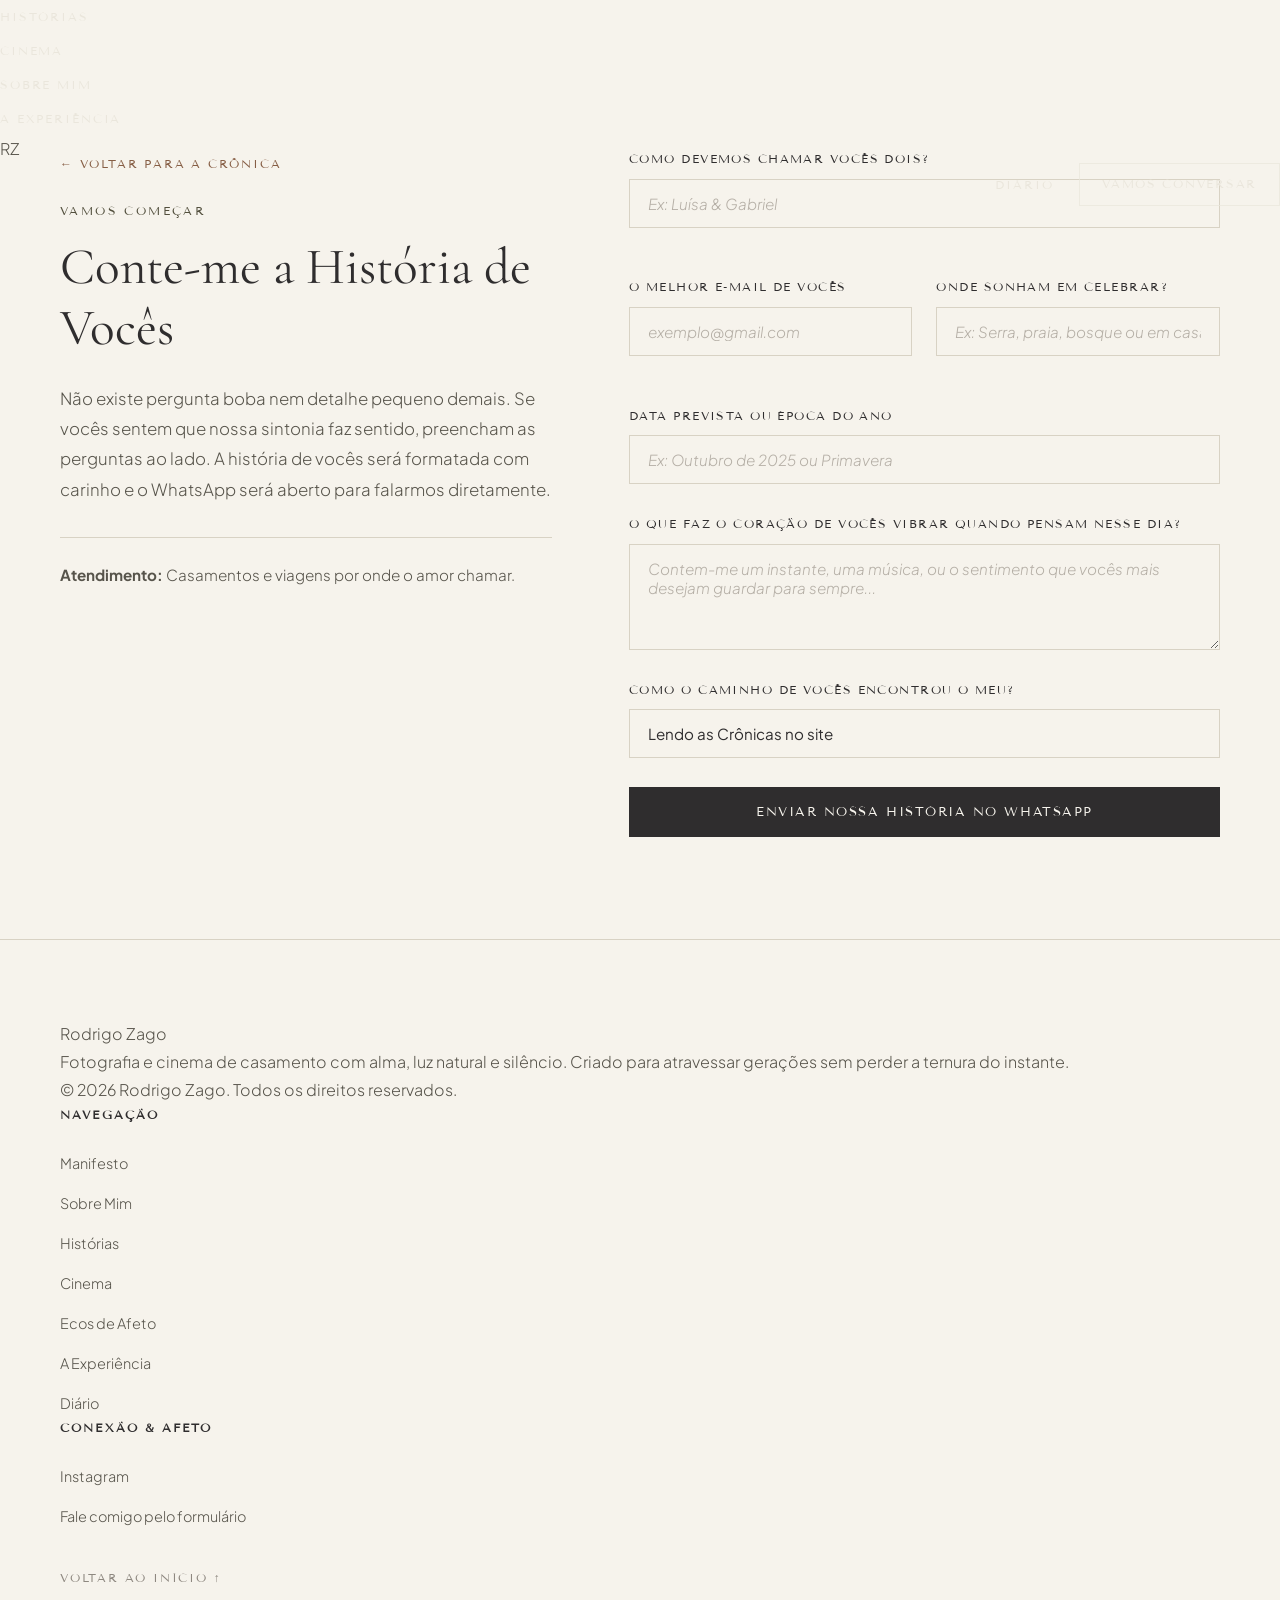
<file: contato.html>
<!DOCTYPE html>
<html lang="pt-BR">
<head>
  <meta charset="UTF-8">
  <meta name="viewport" content="width=device-width, initial-scale=1.0">
  <title>Conte-me a História de Vocês — Rodrigo Zago Fotografia & Filme</title>
  <meta name="description" content="Inicie a conversa sobre a fotografia e o filme do casamento de vocês com Rodrigo Zago. Envie os detalhes e fale diretamente pelo WhatsApp.">

  <!-- Google Fonts -->
  <link rel="preconnect" href="https://fonts.googleapis.com">
  <link rel="preconnect" href="https://fonts.gstatic.com" crossorigin>
  <link href="https://fonts.googleapis.com/css2?family=Cormorant+Garamond:ital,wght@0,300;0,400;0,500;0,600;1,400&family=Plus+Jakarta+Sans:wght@200;300;400;500;600&family=Tenor+Sans&display=swap" rel="stylesheet">

  <!-- Estilos Globais -->
  <link rel="stylesheet" href="style.css">
</head>
<body class="contact-standalone-page">

  <!-- HEADER NAVEGAÇÃO -->
  <header class="site-header" id="siteHeader">
    <div class="header-container">
      <nav class="nav-desktop-left" aria-label="Navegação principal">
        <ul class="nav-links">
          <li><a href="index.html#historias" class="nav-link">Histórias</a></li>
          <li><a href="index.html#cinema" class="nav-link">Cinema</a></li>
          <li><a href="index.html#sobre" class="nav-link">Sobre Mim</a></li>
          <li><a href="index.html#experiencia" class="nav-link">A Experiência</a></li>
        </ul>
      </nav>

      <div class="brand-monogram">
        <a href="index.html" class="logo-link" aria-label="Rodrigo Zago — Ir para a página inicial">
          <div class="monogram-circle">
            <span class="monogram-text">RZ</span>
          </div>
        </a>
      </div>

      <div class="nav-action-group">
        <a href="index.html#diario" class="nav-link desktop-only">Diário</a>
        <a href="contato.html" class="btn btn-primary-sm">Vamos Conversar</a>
        <button class="mobile-toggle" id="mobileToggle" aria-expanded="false" aria-controls="mobileMenu" aria-label="Abrir menu de navegação">
          <span class="hamburger-line"></span>
          <span class="hamburger-line"></span>
        </button>
      </div>
    </div>

    <!-- Menu Mobile Drawer -->
    <div class="mobile-drawer" id="mobileMenu" aria-hidden="true">
      <div class="drawer-content">
        <ul class="mobile-nav-list">
          <li><a href="index.html#manifesto" class="mobile-nav-link">Manifesto</a></li>
          <li><a href="index.html#sobre" class="mobile-nav-link">Sobre Mim</a></li>
          <li><a href="index.html#historias" class="mobile-nav-link">Histórias & Galeria</a></li>
          <li><a href="index.html#cinema" class="mobile-nav-link">Cinema & Filmes</a></li>
          <li><a href="index.html#depoimentos" class="mobile-nav-link">Ecos de Afeto</a></li>
          <li><a href="index.html#experiencia" class="mobile-nav-link">A Experiência</a></li>
          <li><a href="index.html#diario" class="mobile-nav-link">Diário & Crônicas</a></li>
          <li><a href="contato.html" class="mobile-nav-link highlight">Iniciar Nossa Conversa</a></li>
        </ul>
        <div class="mobile-drawer-footer">
          <p class="drawer-note">Disponível em todo o Brasil & Destinos Internacionais</p>
          <div class="drawer-socials">
            <a href="https://instagram.com" target="_blank" rel="noopener">Instagram</a>
          </div>
        </div>
      </div>
    </div>
  </header>

  <!-- SEÇÃO DE FORMULÁRIO DE CONTATO (INTEGRAÇÃO WHATSAPP) -->
  <main class="contact-page-main" style="padding-top: calc(var(--header-height) + clamp(2.5rem, 5vw, 4.5rem)); padding-bottom: clamp(5rem, 8vw, 8rem);">
    <div class="container contact-container">
      <div class="contact-intro">
        <div style="margin-bottom: 1.5rem;">
          <a href="javascript:history.back()" id="contactBackBtn" style="display: inline-flex; align-items: center; gap: 8px; font-family: var(--font-accent); font-size: 0.75rem; letter-spacing: 0.15em; text-transform: uppercase; color: var(--accent-terracotta);">
            ← Voltar para a crônica
          </a>
        </div>
        <p class="section-tagline">VAMOS COMEÇAR</p>
        <h1 class="section-heading" style="font-size: clamp(2.2rem, 4.5vw, 3.2rem);">Conte-me a História de Vocês</h1>
        <p class="contact-lead">
          Não existe pergunta boba nem detalhe pequeno demais. Se vocês sentem que nossa sintonia faz sentido, preencham as perguntas ao lado. A história de vocês será formatada com carinho e o WhatsApp será aberto para falarmos diretamente.
        </p>
        <div class="contact-direct-info">
          <p><strong>Atendimento:</strong> Casamentos e viagens por onde o amor chamar.</p>
        </div>
      </div>

      <div class="form-wrapper">
        <form class="intimate-form" id="contactForm" novalidate>
          <div class="form-group">
            <label for="names" class="form-label">Como devemos chamar vocês dois?</label>
            <input type="text" id="names" name="names" class="form-input" placeholder="Ex: Luísa & Gabriel" required>
            <span class="field-error" id="namesError" aria-live="polite"></span>
          </div>

          <div class="form-row">
            <div class="form-group">
              <label for="email" class="form-label">O melhor e-mail de vocês</label>
              <input type="email" id="email" name="email" class="form-input" placeholder="exemplo@gmail.com" required>
              <span class="field-error" id="emailError" aria-live="polite"></span>
            </div>
            <div class="form-group">
              <label for="location" class="form-label">Onde sonham em celebrar?</label>
              <input type="text" id="location" name="location" class="form-input" placeholder="Ex: Serra, praia, bosque ou em casa">
            </div>
          </div>

          <div class="form-group">
            <label for="date" class="form-label">Data prevista ou época do ano</label>
            <input type="text" id="date" name="date" class="form-input" placeholder="Ex: Outubro de 2025 ou Primavera">
          </div>

          <div class="form-group">
            <label for="story" class="form-label">O que faz o coração de vocês vibrar quando pensam nesse dia?</label>
            <textarea id="story" name="story" class="form-textarea" rows="4" placeholder="Contem-me um instante, uma música, ou o sentimento que vocês mais desejam guardar para sempre..."></textarea>
          </div>

          <div class="form-group">
            <label for="discovery" class="form-label">Como o caminho de vocês encontrou o meu?</label>
            <select id="discovery" name="discovery" class="form-select">
              <option value="" disabled selected>Selecione uma opção carinhosa...</option>
              <option value="cronicas" selected>Lendo as Crônicas no site</option>
              <option value="instagram">Instagram / Fotos que vi por lá</option>
              <option value="indicacao">Indicação de amigos queridos ou fornecedor</option>
              <option value="pinterest">Pinterest / Inspirações salvas</option>
              <option value="google">Busca no Google</option>
              <option value="outro">Outro acaso bonito</option>
            </select>
          </div>

          <button type="submit" class="btn btn-primary btn-block" id="submitBtn">
            <span class="btn-text">Enviar Nossa História no WhatsApp</span>
            <span class="spinner" aria-hidden="true"></span>
          </button>
        </form>

        <!-- Confirmação Acolhedora -->
        <div class="form-success-card" id="formSuccess" style="display: none;" role="alert">
          <h3 class="success-heading">História encaminhada com afeto!</h3>
          <p class="success-message">
            Sua história foi formatada com carinho e o WhatsApp foi aberto para falar diretamente com o Rodrigo Zago.
          </p>
          <p class="success-message" style="font-size: 0.9rem; margin-bottom: 1.5rem; opacity: 0.85;">
            Caso a conversa não tenha aberto automaticamente, clique no botão abaixo para enviar:
          </p>
          <div>
            <a href="https://wa.me/5561998685870" id="whatsappFallbackBtn" target="_blank" rel="noopener" class="btn btn-primary" style="display: inline-flex; align-items: center; justify-content: center; gap: 0.5rem; text-decoration: none; padding: 0.9rem 2rem;">
              <span>Abrir conversa no WhatsApp</span>
              <span aria-hidden="true">→</span>
            </a>
          </div>
          <p class="success-sign" style="margin-top: 2rem;">— Rodrigo Zago</p>
        </div>
      </div>
    </div>
  </main>

  <!-- RODAPÉ EDITORIAL -->
  <footer class="site-footer">
    <div class="container footer-container">
      <div class="footer-col brand-col">
        <a href="index.html" class="footer-logo">Rodrigo Zago</a>
        <p class="footer-manifesto-mini">
          Fotografia e cinema de casamento com alma, luz natural e silêncio. Criado para atravessar gerações sem perder a ternura do instante.
        </p>
        <p class="footer-copyright">
          © 2026 Rodrigo Zago. Todos os direitos reservados.
        </p>
      </div>

      <div class="footer-col nav-col">
        <h5 class="footer-title">Navegação</h5>
        <ul class="footer-nav">
          <li><a href="index.html#manifesto">Manifesto</a></li>
          <li><a href="index.html#sobre">Sobre Mim</a></li>
          <li><a href="index.html#historias">Histórias</a></li>
          <li><a href="index.html#cinema">Cinema</a></li>
          <li><a href="index.html#depoimentos">Ecos de Afeto</a></li>
          <li><a href="index.html#experiencia">A Experiência</a></li>
          <li><a href="index.html#diario">Diário</a></li>
        </ul>
      </div>

      <div class="footer-col connection-col">
        <h5 class="footer-title">Conexão & Afeto</h5>
        <ul class="footer-nav">
          <li><a href="https://instagram.com" target="_blank" rel="noopener">Instagram</a></li>
          <li><a href="contato.html">Fale comigo pelo formulário</a></li>
        </ul>
        <div class="footer-back-to-top">
          <a href="#siteHeader" class="back-link">Voltar ao início ↑</a>
        </div>
      </div>
    </div>
  </footer>

  <script src="config.js"></script>
  <script src="script.js"></script>
</body>
</html>
</file>
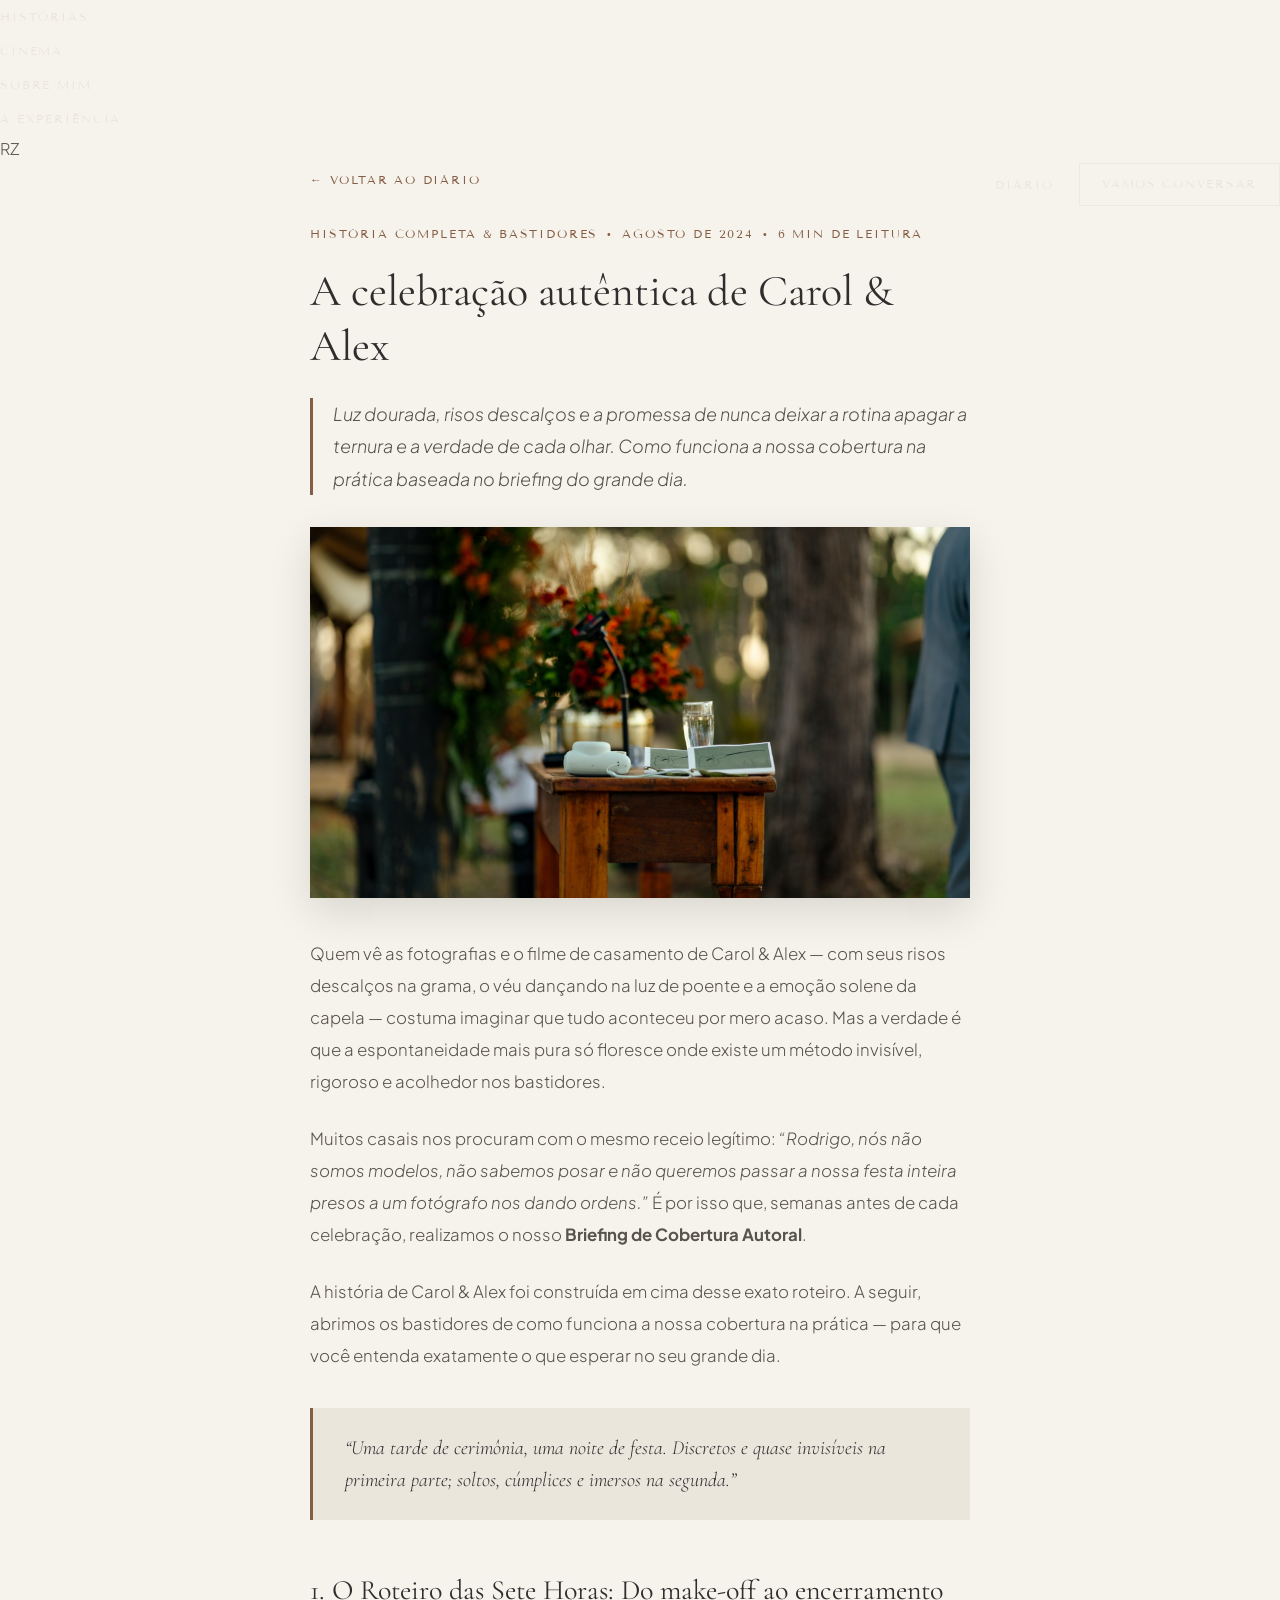
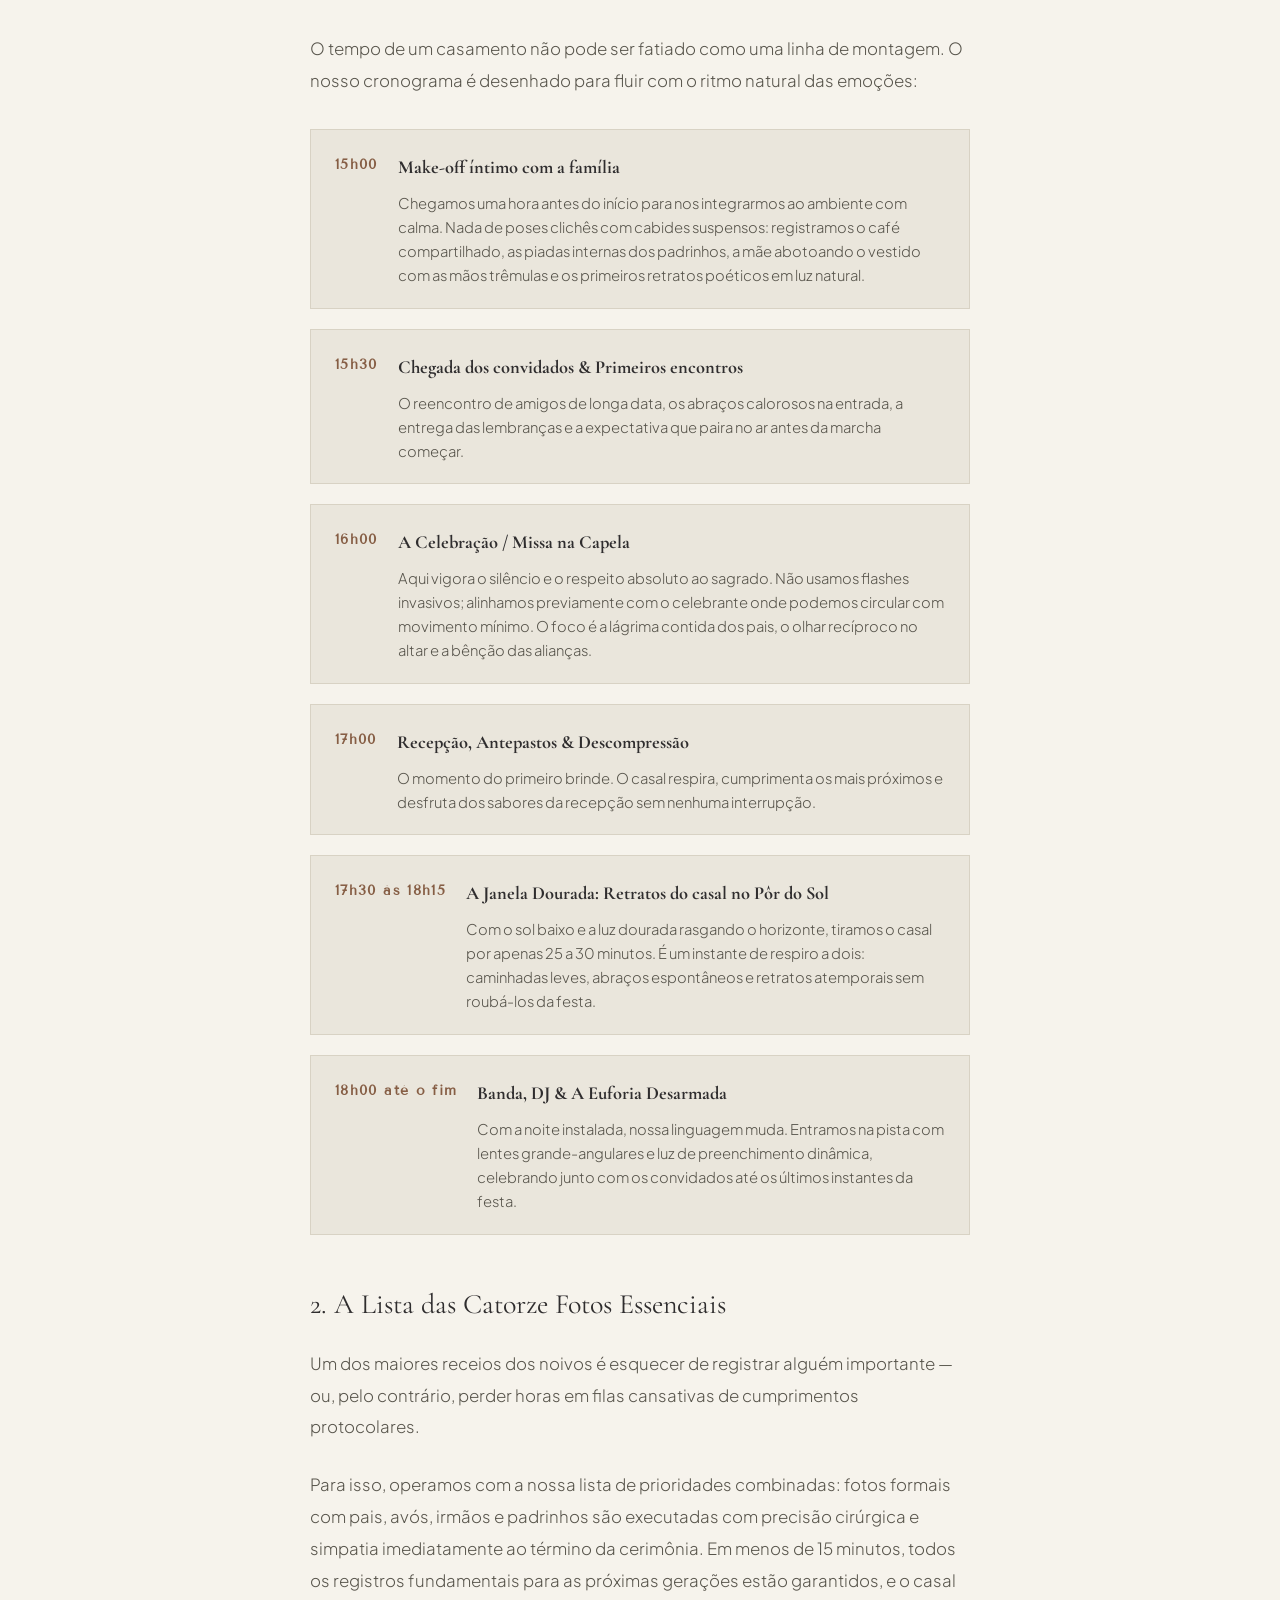
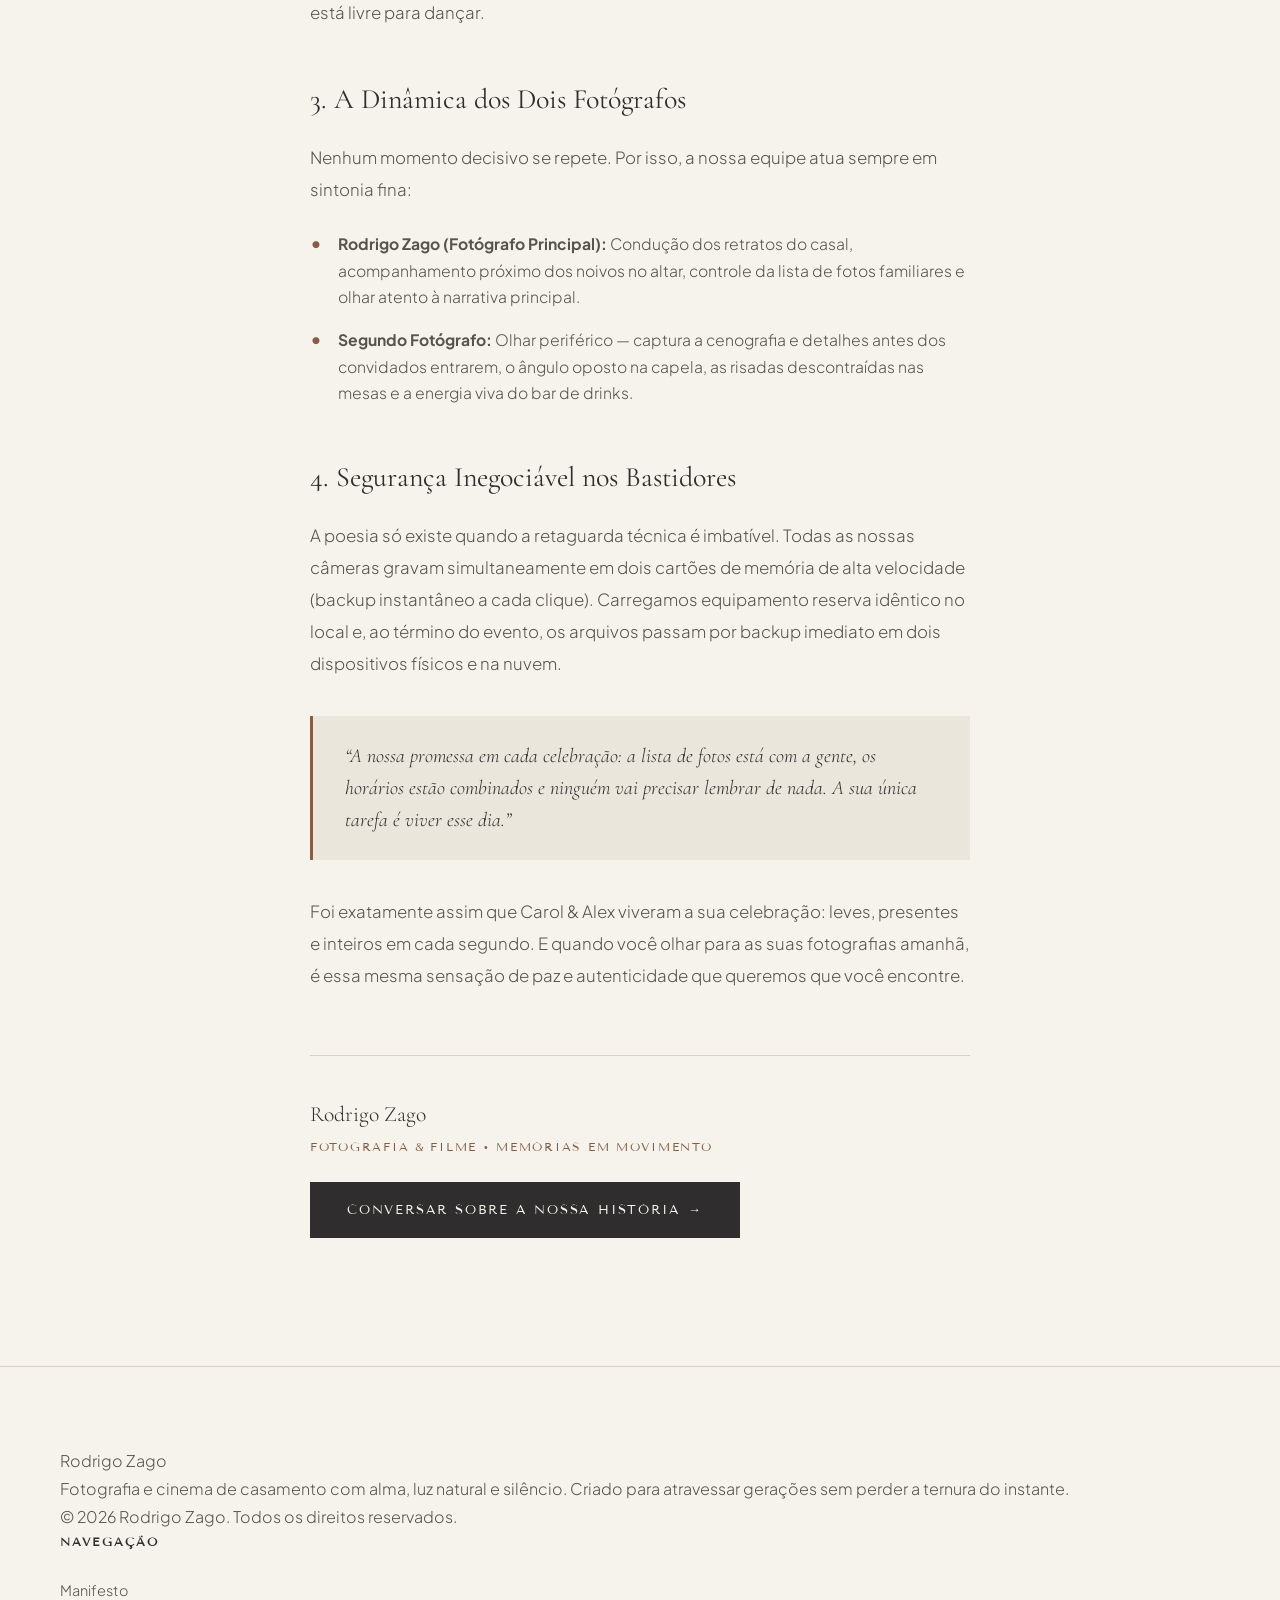
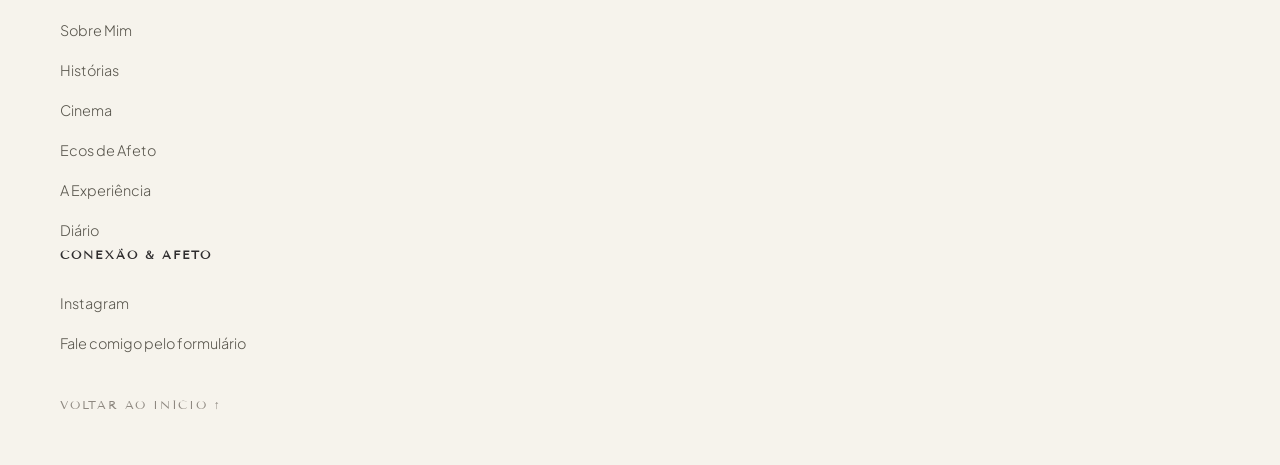
<file: cronica-carol-e-alex.html>
<!DOCTYPE html>
<html lang="pt-BR">
<head>
  <meta charset="UTF-8">
  <meta name="viewport" content="width=device-width, initial-scale=1.0">
  <title>A celebração autêntica de Carol & Alex — Rodrigo Zago Fotografia & Filme</title>
  <meta name="description" content="Luz dourada, risos descalços e a promessa de nunca deixar a rotina apagar a ternura. Bastidores e método da nossa cobertura baseada no briefing do grande dia.">

  <!-- Google Fonts -->
  <link rel="preconnect" href="https://fonts.googleapis.com">
  <link rel="preconnect" href="https://fonts.gstatic.com" crossorigin>
  <link href="https://fonts.googleapis.com/css2?family=Cormorant+Garamond:ital,wght@0,300;0,400;0,500;0,600;1,400&family=Plus+Jakarta+Sans:wght@200;300;400;500;600&family=Tenor+Sans&display=swap" rel="stylesheet">

  <!-- Estilos Globais -->
  <link rel="stylesheet" href="style.css">
</head>
<body class="article-page">

  <!-- HEADER NAVEGAÇÃO -->
  <header class="site-header" id="siteHeader">
    <div class="header-container">
      <nav class="nav-desktop-left" aria-label="Navegação principal">
        <ul class="nav-links">
          <li><a href="index.html#historias" class="nav-link">Histórias</a></li>
          <li><a href="index.html#cinema" class="nav-link">Cinema</a></li>
          <li><a href="index.html#sobre" class="nav-link">Sobre Mim</a></li>
          <li><a href="index.html#experiencia" class="nav-link">A Experiência</a></li>
        </ul>
      </nav>

      <div class="brand-monogram">
        <a href="index.html" class="logo-link" aria-label="Rodrigo Zago — Ir para a página inicial">
          <div class="monogram-circle">
            <span class="monogram-text">RZ</span>
          </div>
        </a>
      </div>

      <div class="nav-action-group">
        <a href="index.html#diario" class="nav-link desktop-only">Diário</a>
        <a href="index.html#contato" class="btn btn-primary-sm">Vamos Conversar</a>
        <button class="mobile-toggle" id="mobileToggle" aria-expanded="false" aria-controls="mobileMenu" aria-label="Abrir menu de navegação">
          <span class="hamburger-line"></span>
          <span class="hamburger-line"></span>
        </button>
      </div>
    </div>

    <!-- Menu Mobile Drawer -->
    <div class="mobile-drawer" id="mobileMenu" aria-hidden="true">
      <div class="drawer-content">
        <ul class="mobile-nav-list">
          <li><a href="index.html#manifesto" class="mobile-nav-link">Manifesto</a></li>
          <li><a href="index.html#sobre" class="mobile-nav-link">Sobre Mim</a></li>
          <li><a href="index.html#historias" class="mobile-nav-link">Histórias & Galeria</a></li>
          <li><a href="index.html#cinema" class="mobile-nav-link">Cinema & Filmes</a></li>
          <li><a href="index.html#depoimentos" class="mobile-nav-link">Ecos de Afeto</a></li>
          <li><a href="index.html#experiencia" class="mobile-nav-link">A Experiência</a></li>
          <li><a href="index.html#diario" class="mobile-nav-link">Diário & Crônicas</a></li>
          <li><a href="index.html#contato" class="mobile-nav-link highlight">Iniciar Nossa Conversa</a></li>
        </ul>
        <div class="mobile-drawer-footer">
          <p class="drawer-note">Disponível em todo o Brasil & Destinos Internacionais</p>
          <div class="drawer-socials">
            <a href="https://instagram.com" target="_blank" rel="noopener">Instagram</a>
          </div>
        </div>
      </div>
    </div>
  </header>

  <main style="padding-top: calc(var(--header-height) + 2rem); padding-bottom: 5rem;">
    <article class="journal-modal-article" style="padding: clamp(1.5rem, 4vw, 3rem) 20px;">
      
      <div style="margin-bottom: 2rem;">
        <a href="index.html#diario" style="display: inline-flex; align-items: center; gap: 8px; font-family: var(--font-accent); font-size: 0.75rem; letter-spacing: 0.15em; text-transform: uppercase; color: var(--accent-terracotta);">
          ← Voltar ao Diário
        </a>
      </div>

      <header class="journal-modal-header">
        <div class="journal-modal-meta">
          <span>História Completa & Bastidores</span>
          <span class="dot-divider">•</span>
          <time datetime="2024-08-20">Agosto de 2024</time>
          <span class="dot-divider">•</span>
          <span>6 min de leitura</span>
        </div>
        <h1 class="journal-modal-title">A celebração autêntica de Carol & Alex</h1>
        <p class="journal-modal-lead">
          Luz dourada, risos descalços e a promessa de nunca deixar a rotina apagar a ternura e a verdade de cada olhar. Como funciona a nossa cobertura na prática baseada no briefing do grande dia.
        </p>
      </header>

      <div class="journal-modal-cover">
        <img src="assets/portfolio/carol-e-alex/carolealex-291.jpg" alt="Carol e Alex abraçados na luz dourada do entardecer">
      </div>

      <div class="journal-modal-body">
        <p class="article-paragraph">
          Quem vê as fotografias e o filme de casamento de Carol & Alex — com seus risos descalços na grama, o véu dançando na luz de poente e a emoção solene da capela — costuma imaginar que tudo aconteceu por mero acaso. Mas a verdade é que a espontaneidade mais pura só floresce onde existe um método invisível, rigoroso e acolhedor nos bastidores.
        </p>

        <p class="article-paragraph">
          Muitos casais nos procuram com o mesmo receio legítimo: <em>“Rodrigo, nós não somos modelos, não sabemos posar e não queremos passar a nossa festa inteira presos a um fotógrafo nos dando ordens.”</em> É por isso que, semanas antes de cada celebração, realizamos o nosso <strong>Briefing de Cobertura Autoral</strong>.
        </p>

        <p class="article-paragraph">
          A história de Carol & Alex foi construída em cima desse exato roteiro. A seguir, abrimos os bastidores de como funciona a nossa cobertura na prática — para que você entenda exatamente o que esperar no seu grande dia.
        </p>

        <blockquote class="article-quote">
          “Uma tarde de cerimônia, uma noite de festa. Discretos e quase invisíveis na primeira parte; soltos, cúmplices e imersos na segunda.”
        </blockquote>

        <h3 class="article-subheading">1. O Roteiro das Sete Horas: Do make-off ao encerramento</h3>

        <p class="article-paragraph">
          O tempo de um casamento não pode ser fatiado como uma linha de montagem. O nosso cronograma é desenhado para fluir com o ritmo natural das emoções:
        </p>

        <div class="article-timeline">
          <div class="timeline-step">
            <div class="step-time">15h00</div>
            <div class="step-content">
              <strong>Make-off íntimo com a família</strong>
              <p>Chegamos uma hora antes do início para nos integrarmos ao ambiente com calma. Nada de poses clichês com cabides suspensos: registramos o café compartilhado, as piadas internas dos padrinhos, a mãe abotoando o vestido com as mãos trêmulas e os primeiros retratos poéticos em luz natural.</p>
            </div>
          </div>

          <div class="timeline-step">
            <div class="step-time">15h30</div>
            <div class="step-content">
              <strong>Chegada dos convidados & Primeiros encontros</strong>
              <p>O reencontro de amigos de longa data, os abraços calorosos na entrada, a entrega das lembranças e a expectativa que paira no ar antes da marcha começar.</p>
            </div>
          </div>

          <div class="timeline-step">
            <div class="step-time">16h00</div>
            <div class="step-content">
              <strong>A Celebração / Missa na Capela</strong>
              <p>Aqui vigora o silêncio e o respeito absoluto ao sagrado. Não usamos flashes invasivos; alinhamos previamente com o celebrante onde podemos circular com movimento mínimo. O foco é a lágrima contida dos pais, o olhar recíproco no altar e a bênção das alianças.</p>
            </div>
          </div>

          <div class="timeline-step">
            <div class="step-time">17h00</div>
            <div class="step-content">
              <strong>Recepção, Antepastos & Descompressão</strong>
              <p>O momento do primeiro brinde. O casal respira, cumprimenta os mais próximos e desfruta dos sabores da recepção sem nenhuma interrupção.</p>
            </div>
          </div>

          <div class="timeline-step">
            <div class="step-time">17h30 às 18h15</div>
            <div class="step-content">
              <strong>A Janela Dourada: Retratos do casal no Pôr do Sol</strong>
              <p>Com o sol baixo e a luz dourada rasgando o horizonte, tiramos o casal por apenas 25 a 30 minutos. É um instante de respiro a dois: caminhadas leves, abraços espontâneos e retratos atemporais sem roubá-los da festa.</p>
            </div>
          </div>

          <div class="timeline-step">
            <div class="step-time">18h00 até o fim</div>
            <div class="step-content">
              <strong>Banda, DJ & A Euforia Desarmada</strong>
              <p>Com a noite instalada, nossa linguagem muda. Entramos na pista com lentes grande-angulares e luz de preenchimento dinâmica, celebrando junto com os convidados até os últimos instantes da festa.</p>
            </div>
          </div>
        </div>

        <h3 class="article-subheading">2. A Lista das Catorze Fotos Essenciais</h3>

        <p class="article-paragraph">
          Um dos maiores receios dos noivos é esquecer de registrar alguém importante — ou, pelo contrário, perder horas em filas cansativas de cumprimentos protocolares. 
        </p>

        <p class="article-paragraph">
          Para isso, operamos com a nossa lista de prioridades combinadas: fotos formais com pais, avós, irmãos e padrinhos são executadas com precisão cirúrgica e simpatia imediatamente ao término da cerimônia. Em menos de 15 minutos, todos os registros fundamentais para as próximas gerações estão garantidos, e o casal está livre para dançar.
        </p>

        <h3 class="article-subheading">3. A Dinâmica dos Dois Fotógrafos</h3>

        <p class="article-paragraph">
          Nenhum momento decisivo se repete. Por isso, a nossa equipe atua sempre em sintonia fina:
        </p>

        <ul class="article-checklist">
          <li><strong>Rodrigo Zago (Fotógrafo Principal):</strong> Condução dos retratos do casal, acompanhamento próximo dos noivos no altar, controle da lista de fotos familiares e olhar atento à narrativa principal.</li>
          <li><strong>Segundo Fotógrafo:</strong> Olhar periférico — captura a cenografia e detalhes antes dos convidados entrarem, o ângulo oposto na capela, as risadas descontraídas nas mesas e a energia viva do bar de drinks.</li>
        </ul>

        <h3 class="article-subheading">4. Segurança Inegociável nos Bastidores</h3>

        <p class="article-paragraph">
          A poesia só existe quando a retaguarda técnica é imbatível. Todas as nossas câmeras gravam simultaneamente em dois cartões de memória de alta velocidade (backup instantâneo a cada clique). Carregamos equipamento reserva idêntico no local e, ao término do evento, os arquivos passam por backup imediato em dois dispositivos físicos e na nuvem.
        </p>

        <blockquote class="article-quote">
          “A nossa promessa em cada celebração: a lista de fotos está com a gente, os horários estão combinados e ninguém vai precisar lembrar de nada. A sua única tarefa é viver esse dia.”
        </blockquote>

        <p class="article-paragraph">
          Foi exatamente assim que Carol & Alex viveram a sua celebração: leves, presentes e inteiros em cada segundo. E quando você olhar para as suas fotografias amanhã, é essa mesma sensação de paz e autenticidade que queremos que você encontre.
        </p>
      </div>

      <footer class="journal-modal-footer" style="margin-top: 4rem;">
        <div class="journal-modal-author">
          <p class="journal-author-name">Rodrigo Zago</p>
          <p class="journal-author-role">Fotografia & Filme • Memórias em Movimento</p>
        </div>
        <a href="contato.html" class="btn btn-primary journal-modal-cta">
          Conversar sobre a nossa história <span aria-hidden="true" style="margin-left: 8px;">→</span>
        </a>
      </footer>

    </article>
  </main>

  <!-- RODAPÉ EDITORIAL -->
  <footer class="site-footer">
    <div class="container footer-container">
      <div class="footer-col brand-col">
        <a href="index.html" class="footer-logo">Rodrigo Zago</a>
        <p class="footer-manifesto-mini">
          Fotografia e cinema de casamento com alma, luz natural e silêncio. Criado para atravessar gerações sem perder a ternura do instante.
        </p>
        <p class="footer-copyright">
          © 2026 Rodrigo Zago. Todos os direitos reservados.
        </p>
      </div>

      <div class="footer-col nav-col">
        <h5 class="footer-title">Navegação</h5>
        <ul class="footer-nav">
          <li><a href="index.html#manifesto">Manifesto</a></li>
          <li><a href="index.html#sobre">Sobre Mim</a></li>
          <li><a href="index.html#historias">Histórias</a></li>
          <li><a href="index.html#cinema">Cinema</a></li>
          <li><a href="index.html#depoimentos">Ecos de Afeto</a></li>
          <li><a href="index.html#experiencia">A Experiência</a></li>
          <li><a href="index.html#diario">Diário</a></li>
        </ul>
      </div>

      <div class="footer-col connection-col">
        <h5 class="footer-title">Conexão & Afeto</h5>
        <ul class="footer-nav">
          <li><a href="https://instagram.com" target="_blank" rel="noopener">Instagram</a></li>
          <li><a href="index.html#contato">Fale comigo pelo formulário</a></li>
        </ul>
        <div class="footer-back-to-top">
          <a href="#siteHeader" class="back-link">Voltar ao início ↑</a>
        </div>
      </div>
    </div>
  </footer>

  <script src="config.js"></script>
  <script src="script.js"></script>
</body>
</html>
</file>
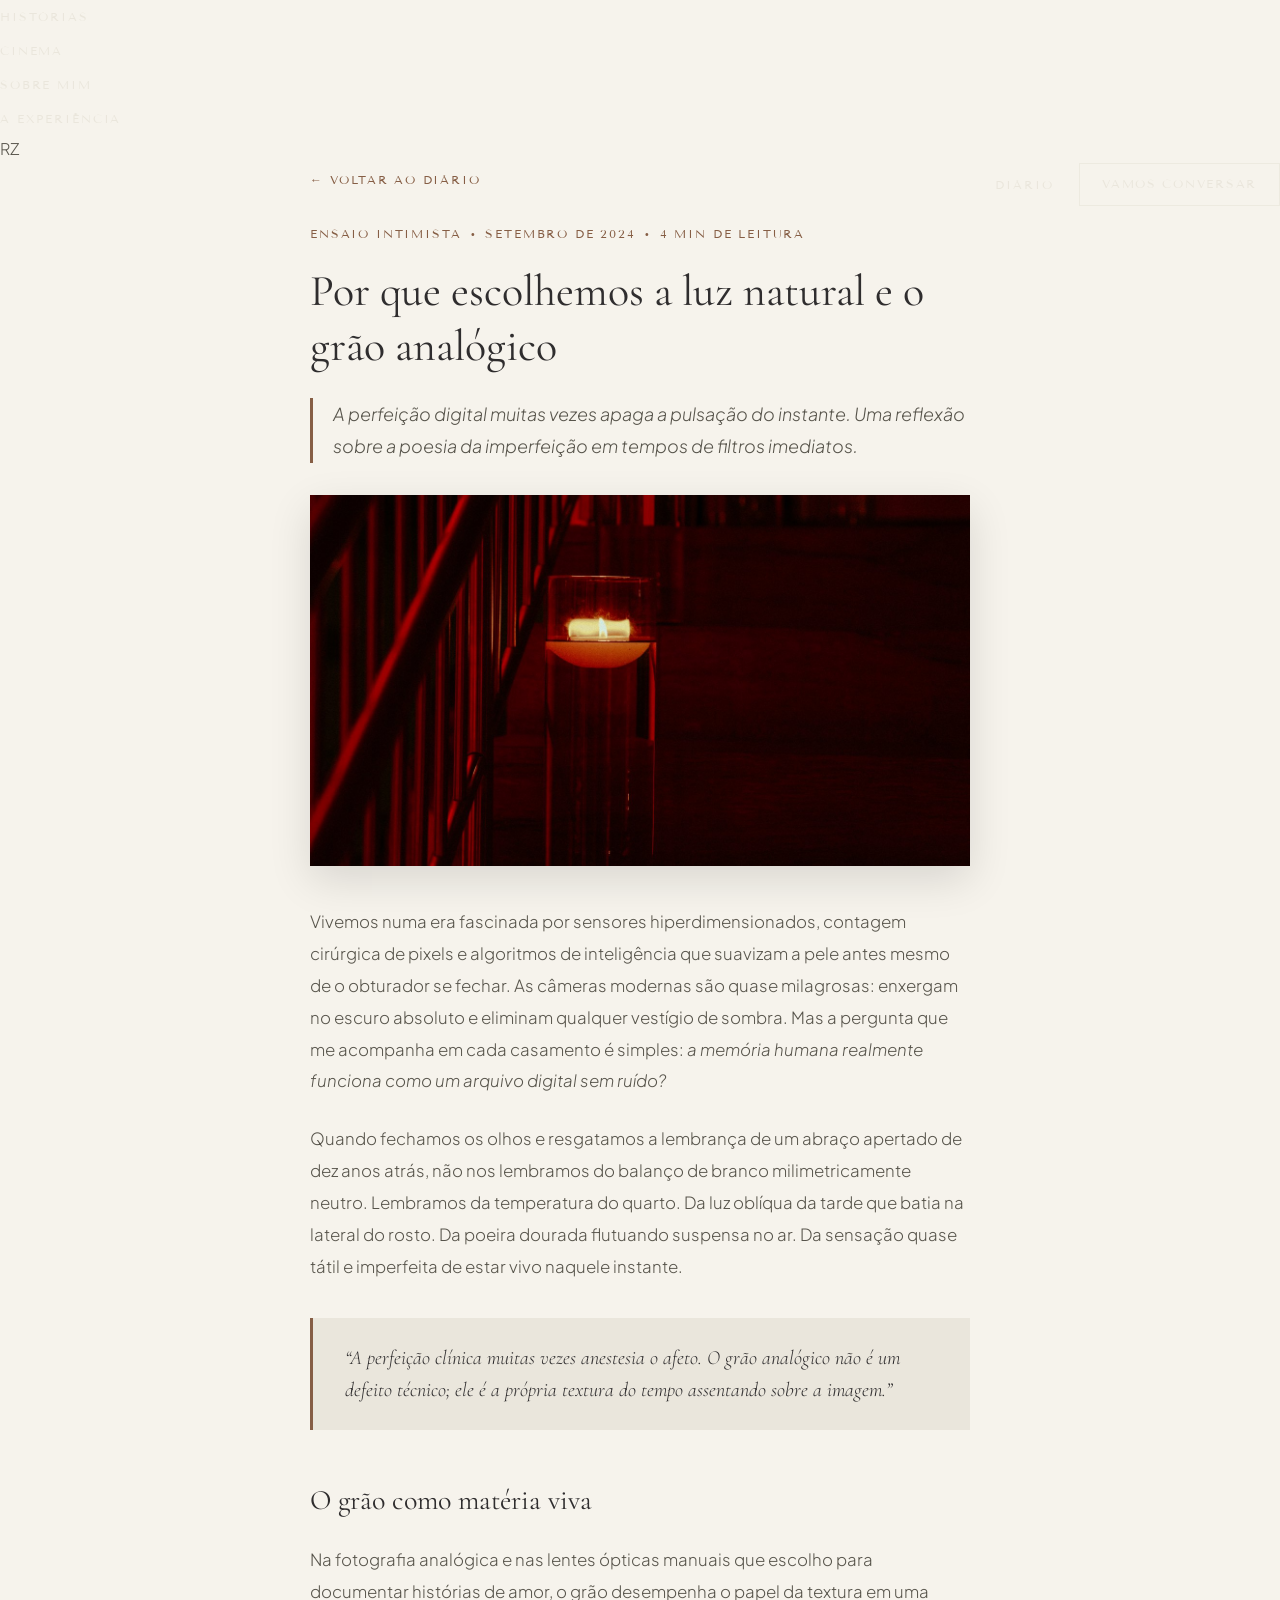
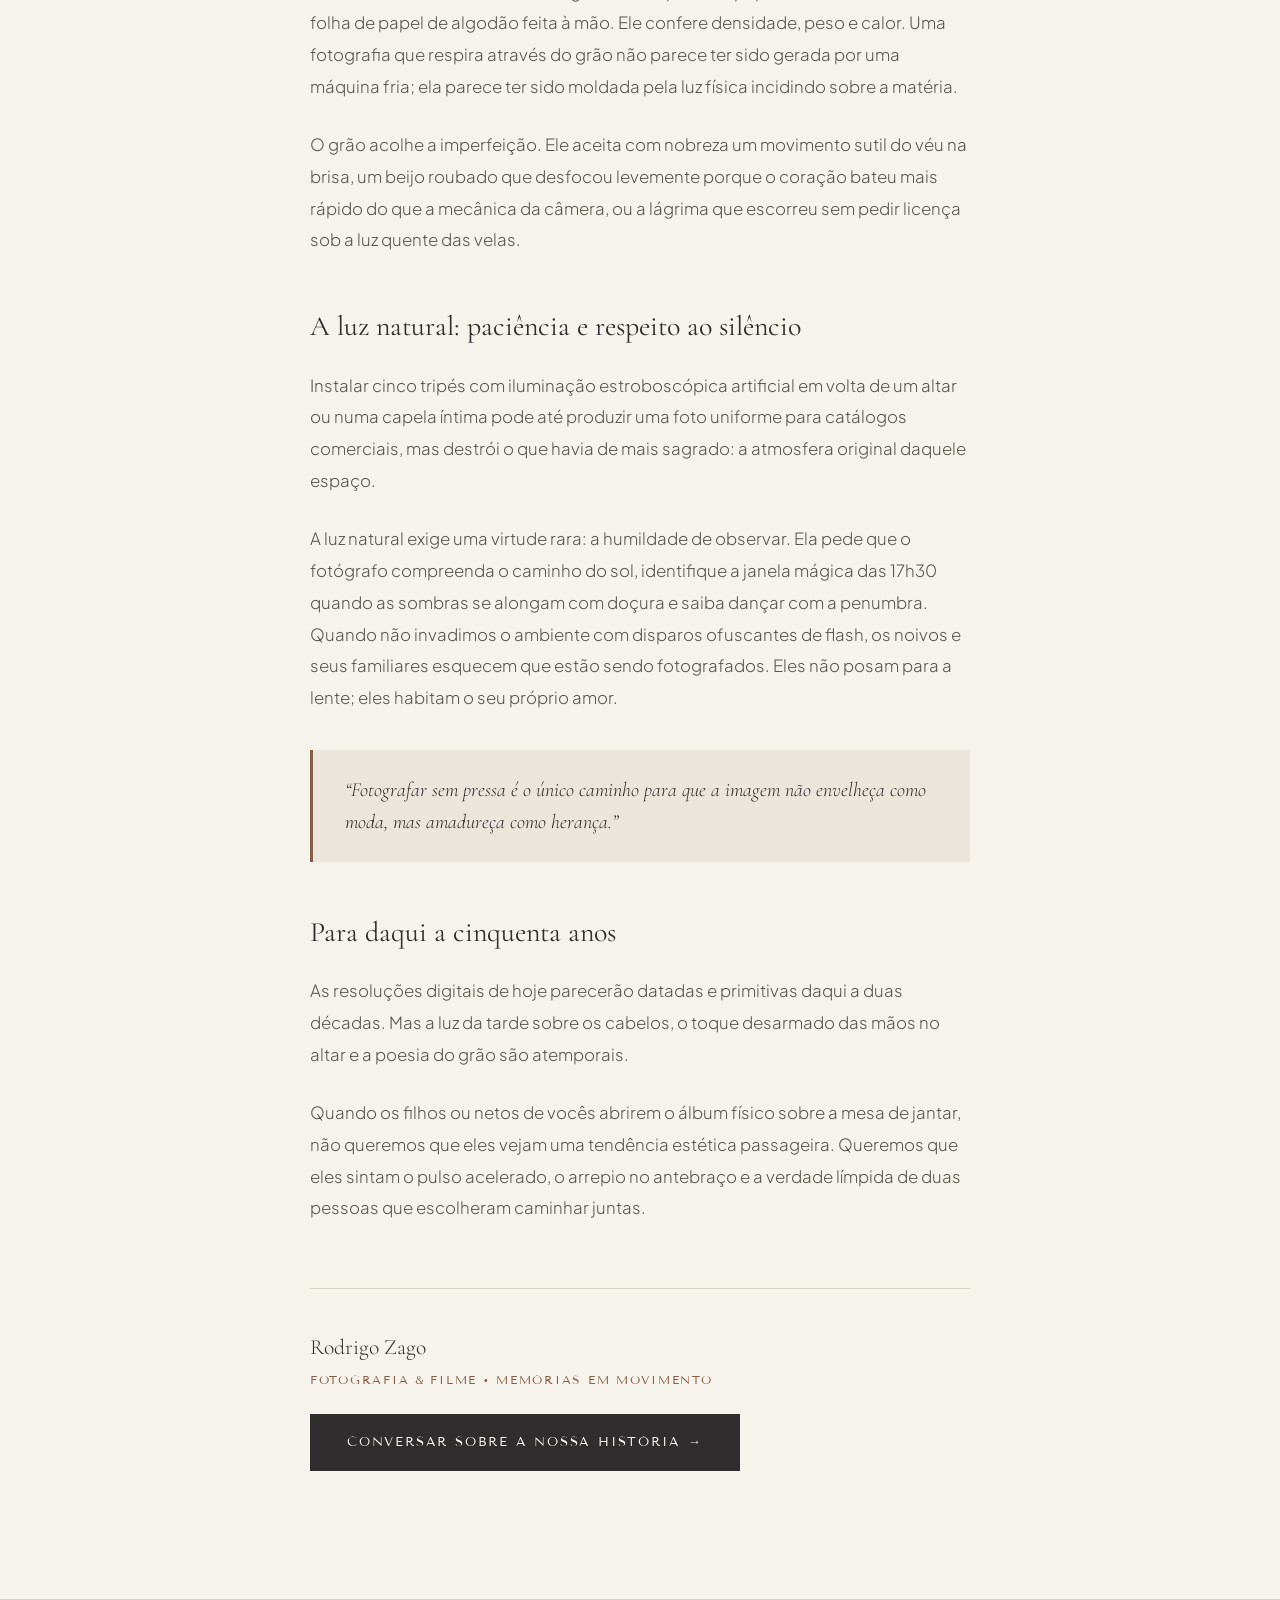
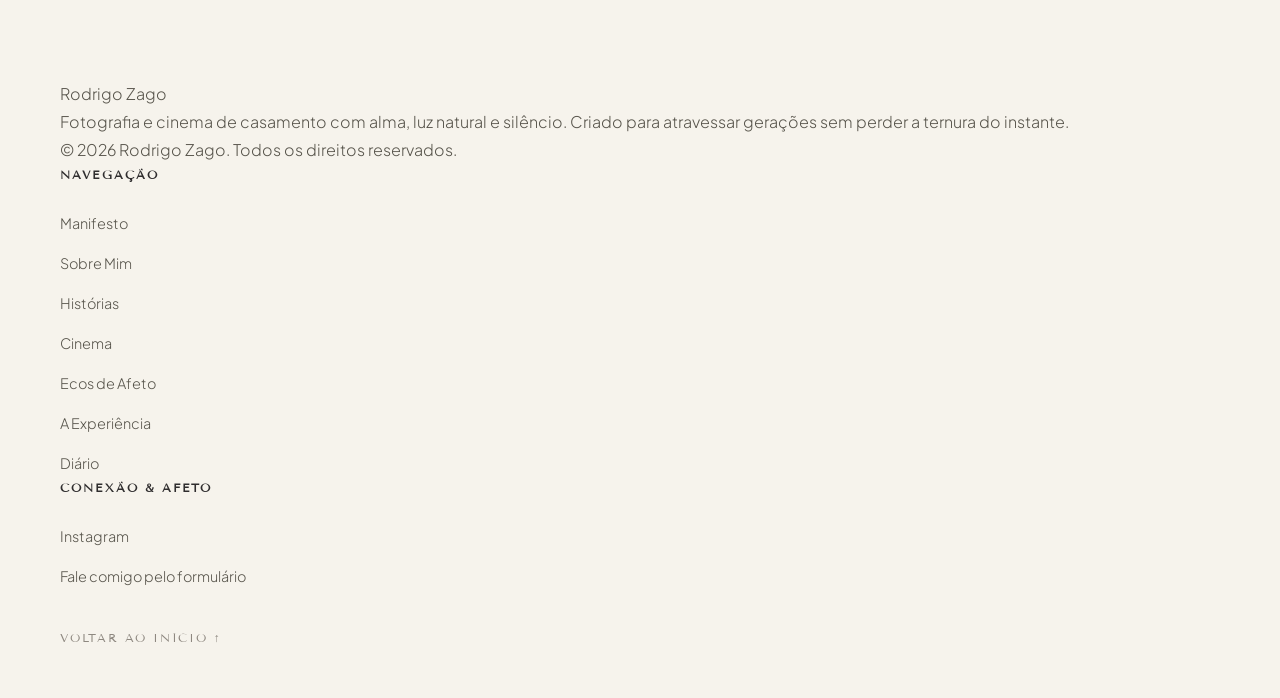
<file: cronica-luz-natural-grao-analogico.html>
<!DOCTYPE html>
<html lang="pt-BR">
<head>
  <meta charset="UTF-8">
  <meta name="viewport" content="width=device-width, initial-scale=1.0">
  <title>Por que escolhemos a luz natural e o grão analógico — Rodrigo Zago Fotografia & Filme</title>
  <meta name="description" content="A perfeição digital muitas vezes apaga a pulsação do instante. Uma reflexão de Rodrigo Zago sobre a poesia da imperfeição em tempos de filtros imediatos.">

  <!-- Google Fonts -->
  <link rel="preconnect" href="https://fonts.googleapis.com">
  <link rel="preconnect" href="https://fonts.gstatic.com" crossorigin>
  <link href="https://fonts.googleapis.com/css2?family=Cormorant+Garamond:ital,wght@0,300;0,400;0,500;0,600;1,400&family=Plus+Jakarta+Sans:wght@200;300;400;500;600&family=Tenor+Sans&display=swap" rel="stylesheet">

  <!-- Estilos Globais -->
  <link rel="stylesheet" href="style.css">
</head>
<body class="article-page">

  <!-- HEADER NAVEGAÇÃO -->
  <header class="site-header" id="siteHeader">
    <div class="header-container">
      <nav class="nav-desktop-left" aria-label="Navegação principal">
        <ul class="nav-links">
          <li><a href="index.html#historias" class="nav-link">Histórias</a></li>
          <li><a href="index.html#cinema" class="nav-link">Cinema</a></li>
          <li><a href="index.html#sobre" class="nav-link">Sobre Mim</a></li>
          <li><a href="index.html#experiencia" class="nav-link">A Experiência</a></li>
        </ul>
      </nav>

      <div class="brand-monogram">
        <a href="index.html" class="logo-link" aria-label="Rodrigo Zago — Ir para a página inicial">
          <div class="monogram-circle">
            <span class="monogram-text">RZ</span>
          </div>
        </a>
      </div>

      <div class="nav-action-group">
        <a href="index.html#diario" class="nav-link desktop-only">Diário</a>
        <a href="index.html#contato" class="btn btn-primary-sm">Vamos Conversar</a>
        <button class="mobile-toggle" id="mobileToggle" aria-expanded="false" aria-controls="mobileMenu" aria-label="Abrir menu de navegação">
          <span class="hamburger-line"></span>
          <span class="hamburger-line"></span>
        </button>
      </div>
    </div>

    <!-- Menu Mobile Drawer -->
    <div class="mobile-drawer" id="mobileMenu" aria-hidden="true">
      <div class="drawer-content">
        <ul class="mobile-nav-list">
          <li><a href="index.html#manifesto" class="mobile-nav-link">Manifesto</a></li>
          <li><a href="index.html#sobre" class="mobile-nav-link">Sobre Mim</a></li>
          <li><a href="index.html#historias" class="mobile-nav-link">Histórias & Galeria</a></li>
          <li><a href="index.html#cinema" class="mobile-nav-link">Cinema & Filmes</a></li>
          <li><a href="index.html#depoimentos" class="mobile-nav-link">Ecos de Afeto</a></li>
          <li><a href="index.html#experiencia" class="mobile-nav-link">A Experiência</a></li>
          <li><a href="index.html#diario" class="mobile-nav-link">Diário & Crônicas</a></li>
          <li><a href="index.html#contato" class="mobile-nav-link highlight">Iniciar Nossa Conversa</a></li>
        </ul>
        <div class="mobile-drawer-footer">
          <p class="drawer-note">Disponível em todo o Brasil & Destinos Internacionais</p>
          <div class="drawer-socials">
            <a href="https://instagram.com" target="_blank" rel="noopener">Instagram</a>
          </div>
        </div>
      </div>
    </div>
  </header>

  <main style="padding-top: calc(var(--header-height) + 2rem); padding-bottom: 5rem;">
    <article class="journal-modal-article" style="padding: clamp(1.5rem, 4vw, 3rem) 20px;">
      
      <div style="margin-bottom: 2rem;">
        <a href="index.html#diario" style="display: inline-flex; align-items: center; gap: 8px; font-family: var(--font-accent); font-size: 0.75rem; letter-spacing: 0.15em; text-transform: uppercase; color: var(--accent-terracotta);">
          ← Voltar ao Diário
        </a>
      </div>

      <header class="journal-modal-header">
        <div class="journal-modal-meta">
          <span>Ensaio Intimista</span>
          <span class="dot-divider">•</span>
          <time datetime="2024-09-12">Setembro de 2024</time>
          <span class="dot-divider">•</span>
          <span>4 min de leitura</span>
        </div>
        <h1 class="journal-modal-title">Por que escolhemos a luz natural e o grão analógico</h1>
        <p class="journal-modal-lead">
          A perfeição digital muitas vezes apaga a pulsação do instante. Uma reflexão sobre a poesia da imperfeição em tempos de filtros imediatos.
        </p>
      </header>

      <div class="journal-modal-cover">
        <img src="assets/portfolio/aniversario-fashion/a7r01749.jpg" alt="Noiva caminhando descalça entre a vegetação suave em luz natural">
      </div>

      <div class="journal-modal-body">
        <p class="article-paragraph">
          Vivemos numa era fascinada por sensores hiperdimensionados, contagem cirúrgica de pixels e algoritmos de inteligência que suavizam a pele antes mesmo de o obturador se fechar. As câmeras modernas são quase milagrosas: enxergam no escuro absoluto e eliminam qualquer vestígio de sombra. Mas a pergunta que me acompanha em cada casamento é simples: <em>a memória humana realmente funciona como um arquivo digital sem ruído?</em>
        </p>

        <p class="article-paragraph">
          Quando fechamos os olhos e resgatamos a lembrança de um abraço apertado de dez anos atrás, não nos lembramos do balanço de branco milimetricamente neutro. Lembramos da temperatura do quarto. Da luz oblíqua da tarde que batia na lateral do rosto. Da poeira dourada flutuando suspensa no ar. Da sensação quase tátil e imperfeita de estar vivo naquele instante.
        </p>

        <blockquote class="article-quote">
          “A perfeição clínica muitas vezes anestesia o afeto. O grão analógico não é um defeito técnico; ele é a própria textura do tempo assentando sobre a imagem.”
        </blockquote>

        <h3 class="article-subheading">O grão como matéria viva</h3>

        <p class="article-paragraph">
          Na fotografia analógica e nas lentes ópticas manuais que escolho para documentar histórias de amor, o grão desempenha o papel da textura em uma folha de papel de algodão feita à mão. Ele confere densidade, peso e calor. Uma fotografia que respira através do grão não parece ter sido gerada por uma máquina fria; ela parece ter sido moldada pela luz física incidindo sobre a matéria.
        </p>

        <p class="article-paragraph">
          O grão acolhe a imperfeição. Ele aceita com nobreza um movimento sutil do véu na brisa, um beijo roubado que desfocou levemente porque o coração bateu mais rápido do que a mecânica da câmera, ou a lágrima que escorreu sem pedir licença sob a luz quente das velas.
        </p>

        <h3 class="article-subheading">A luz natural: paciência e respeito ao silêncio</h3>

        <p class="article-paragraph">
          Instalar cinco tripés com iluminação estroboscópica artificial em volta de um altar ou numa capela íntima pode até produzir uma foto uniforme para catálogos comerciais, mas destrói o que havia de mais sagrado: a atmosfera original daquele espaço.
        </p>

        <p class="article-paragraph">
          A luz natural exige uma virtude rara: a humildade de observar. Ela pede que o fotógrafo compreenda o caminho do sol, identifique a janela mágica das 17h30 quando as sombras se alongam com doçura e saiba dançar com a penumbra. Quando não invadimos o ambiente com disparos ofuscantes de flash, os noivos e seus familiares esquecem que estão sendo fotografados. Eles não posam para a lente; eles habitam o seu próprio amor.
        </p>

        <blockquote class="article-quote">
          “Fotografar sem pressa é o único caminho para que a imagem não envelheça como moda, mas amadureça como herança.”
        </blockquote>

        <h3 class="article-subheading">Para daqui a cinquenta anos</h3>

        <p class="article-paragraph">
          As resoluções digitais de hoje parecerão datadas e primitivas daqui a duas décadas. Mas a luz da tarde sobre os cabelos, o toque desarmado das mãos no altar e a poesia do grão são atemporais.
        </p>

        <p class="article-paragraph">
          Quando os filhos ou netos de vocês abrirem o álbum físico sobre a mesa de jantar, não queremos que eles vejam uma tendência estética passageira. Queremos que eles sintam o pulso acelerado, o arrepio no antebraço e a verdade límpida de duas pessoas que escolheram caminhar juntas.
        </p>
      </div>

      <footer class="journal-modal-footer" style="margin-top: 4rem;">
        <div class="journal-modal-author">
          <p class="journal-author-name">Rodrigo Zago</p>
          <p class="journal-author-role">Fotografia & Filme • Memórias em Movimento</p>
        </div>
        <a href="contato.html" class="btn btn-primary journal-modal-cta">
          Conversar sobre a nossa história <span aria-hidden="true" style="margin-left: 8px;">→</span>
        </a>
      </footer>

    </article>
  </main>

  <!-- RODAPÉ EDITORIAL -->
  <footer class="site-footer">
    <div class="container footer-container">
      <div class="footer-col brand-col">
        <a href="index.html" class="footer-logo">Rodrigo Zago</a>
        <p class="footer-manifesto-mini">
          Fotografia e cinema de casamento com alma, luz natural e silêncio. Criado para atravessar gerações sem perder a ternura do instante.
        </p>
        <p class="footer-copyright">
          © 2026 Rodrigo Zago. Todos os direitos reservados.
        </p>
      </div>

      <div class="footer-col nav-col">
        <h5 class="footer-title">Navegação</h5>
        <ul class="footer-nav">
          <li><a href="index.html#manifesto">Manifesto</a></li>
          <li><a href="index.html#sobre">Sobre Mim</a></li>
          <li><a href="index.html#historias">Histórias</a></li>
          <li><a href="index.html#cinema">Cinema</a></li>
          <li><a href="index.html#depoimentos">Ecos de Afeto</a></li>
          <li><a href="index.html#experiencia">A Experiência</a></li>
          <li><a href="index.html#diario">Diário</a></li>
        </ul>
      </div>

      <div class="footer-col connection-col">
        <h5 class="footer-title">Conexão & Afeto</h5>
        <ul class="footer-nav">
          <li><a href="https://instagram.com" target="_blank" rel="noopener">Instagram</a></li>
          <li><a href="index.html#contato">Fale comigo pelo formulário</a></li>
        </ul>
        <div class="footer-back-to-top">
          <a href="#siteHeader" class="back-link">Voltar ao início ↑</a>
        </div>
      </div>
    </div>
  </footer>

  <script src="config.js"></script>
  <script src="script.js"></script>
</body>
</html>
</file>
<file: style.css>
/* ==========================================================================
   RODRIGO ZAGO FOTOGRAFIA & FILME — DESIGN SYSTEM & ESTILO VISUAL
   Paleta e tipografia alinhadas à identidade visual da marca Rodrigo Zago
   ========================================================================== */

/* 1. VARIÁVEIS DE DESIGN & PALETA DE CORES */
:root {
  /* Cores Principais */
  /* Paleta da marca Rodrigo Zago: oliva #524F3D · grafite #2F2D2E · creme #EAE6DC · terracota #865E45 */
  --bg-canvas: #F6F3EC;          /* Creme claro (derivado do creme da marca) */
  --bg-surface: #EAE6DC;         /* Creme da marca para seções alternadas */
  --bg-surface-dark: #2F2D2E;    /* Grafite da marca para botões sólidos */
  --border-subtle: #D8D2C4;      /* Linhas divisórias ultrafinas */
  --border-active: #524F3D;      /* Oliva da marca (foco) */
  
  /* Tipografia */
  --text-primary: #2F2D2E;       /* Títulos e textos de alto contraste */
  --text-secondary: #57544B;     /* Leitura suave para corpo de texto */
  --text-muted: #8E8880;         /* Legendas e metadados */
  --accent-olive: #524F3D;       /* Verde oliva desbotado / tags */
  --accent-terracotta: #865E45;  /* Terracota suave */

  /* Famílias Tipográficas */
  --font-serif: 'Cormorant Garamond', Georgia, serif;
  --font-sans: 'Plus Jakarta Sans', -apple-system, BlinkMacSystemFont, "Segoe UI", Roboto, sans-serif;
  --font-accent: 'Tenor Sans', sans-serif;

  /* Easing & Transições */
  --transition-smooth: cubic-bezier(0.16, 1, 0.3, 1);
  --transition-fast: cubic-bezier(0.25, 0.46, 0.45, 0.94);
  --duration-normal: 0.4s;
  --duration-slow: 0.8s;

  /* Espaçamentos & Layout */
  --container-max: 1280px;
  --header-height: 84px;
}

/* 2. RESET & BASE */
*, *::before, *::after {
  box-sizing: border-box;
  margin: 0;
  padding: 0;
}

html {
  scroll-behavior: smooth;
  font-size: 16px;
  background-color: var(--bg-canvas);
  color: var(--text-primary);
  -webkit-font-smoothing: antialiased;
  -moz-osx-font-smoothing: grayscale;
}

body {
  font-family: var(--font-sans);
  font-weight: 300;
  line-height: 1.75;
  background-color: var(--bg-canvas);
  color: var(--text-secondary);
  overflow-x: hidden;
  position: relative;
}

/* Acessibilidade: Skip Link */
.skip-link {
  position: absolute;
  top: -100px;
  left: 20px;
  background: var(--text-primary);
  color: var(--bg-canvas);
  padding: 12px 20px;
  z-index: 9999;
  text-decoration: none;
  font-size: 14px;
  letter-spacing: 0.05em;
  transition: top 0.2s ease;
}
.skip-link:focus {
  top: 20px;
}

/* Foco visível acessível */
:focus-visible {
  outline: 2px solid var(--accent-olive);
  outline-offset: 4px;
}

/* Imagens responsivas */
img {
  max-width: 100%;
  height: auto;
  display: block;
}

/* Links & Botões */
a {
  color: inherit;
  text-decoration: none;
  transition: color var(--duration-normal) var(--transition-smooth);
}

button {
  background: none;
  border: none;
  cursor: pointer;
  font-family: inherit;
}

/* 3. LAYOUT & CONTAINERS */
.container {
  width: 100%;
  max-width: var(--container-max);
  margin-left: auto;
  margin-right: auto;
  padding-left: clamp(20px, 5vw, 60px);
  padding-right: clamp(20px, 5vw, 60px);
}

.section-tagline {
  font-family: var(--font-accent);
  font-size: 0.75rem;
  letter-spacing: 0.2em;
  text-transform: uppercase;
  color: var(--accent-olive);
  margin-bottom: 1rem;
}

.section-heading {
  font-family: var(--font-serif);
  font-size: clamp(2rem, 3.5vw, 3.25rem);
  font-weight: 400;
  line-height: 1.2;
  color: var(--text-primary);
  margin-bottom: 1.5rem;
}

.section-description {
  font-size: 1.05rem;
  line-height: 1.8;
  color: var(--text-secondary);
  max-width: 600px;
  margin: 0 auto 2.5rem;
}

.section-header-center {
  text-align: center;
  margin-bottom: 4rem;
}

/* 4. BOTÕES & INTERAÇÕES */
.btn {
  display: inline-flex;
  align-items: center;
  justify-content: center;
  font-family: var(--font-accent);
  font-size: 0.8rem;
  letter-spacing: 0.14em;
  text-transform: uppercase;
  padding: 16px 36px;
  transition: all var(--duration-normal) var(--transition-smooth);
  position: relative;
  overflow: hidden;
}

.btn-primary-sm {
  white-space: nowrap;
  background-color: var(--text-primary);
  color: var(--bg-canvas);
  padding: 10px 22px;
  font-size: 0.72rem;
  letter-spacing: 0.15em;
}
.btn-primary-sm:hover {
  background-color: var(--accent-olive);
  color: #FFFFFF;
}

.btn-primary {
  background-color: var(--text-primary);
  color: var(--bg-canvas);
  border: 1px solid var(--text-primary);
}
.btn-primary:hover {
  background-color: var(--accent-olive);
  border-color: var(--accent-olive);
}

/* Texto interno do botão sólido (ex.: "Enviar Nossa História") precisa contrastar com o fundo escuro */
.btn-primary .btn-text {
  color: var(--bg-canvas);
  padding: 0;
}

.btn-outline {
  background-color: transparent;
  color: var(--text-primary);
  border: 1px solid var(--border-subtle);
}
.btn-outline:hover {
  border-color: var(--text-primary);
  background-color: var(--text-primary);
  color: var(--bg-canvas);
}

.btn-text {
  font-family: var(--font-accent);
  font-size: 0.8rem;
  letter-spacing: 0.12em;
  color: var(--text-primary);
  padding: 16px 12px;
  display: inline-flex;
  align-items: center;
  gap: 8px;
}
.btn-text .arrow {
  transition: transform 0.3s ease;
}
.btn-text:hover .arrow {
  transform: translateX(6px);
}

.btn-block {
  width: 100%;
}

/* 5. HEADER & NAVEGAÇÃO */
/* Estado inicial: transparente sobre a foto do hero; ganha fundo creme ao rolar (.is-solid) ou com o menu mobile aberto */
.site-header.is-solid {
  background-color: rgba(246, 243, 236, 0.96);
  box-shadow: 0 4px 20px -8px rgba(47, 45, 46, 0.06);
  border-bottom-color: rgba(216, 210, 196, 0.8);
}
.site-header:not(.is-solid):not(:has(.mobile-toggle[aria-expanded="true"])) {
  background-color: transparent;
  border-bottom-color: transparent;
  -webkit-backdrop-filter: none;
  backdrop-filter: none;
}
.site-header:not(.is-solid):not(:has(.mobile-toggle[aria-expanded="true"])) .nav-link {
  color: var(--bg-surface);
}
.site-header:not(.is-solid):not(:has(.mobile-toggle[aria-expanded="true"])) .nav-link::after {
  background-color: var(--bg-surface);
}
.site-header:not(.is-solid):not(:has(.mobile-toggle[aria-expanded="true"])) .btn-primary-sm {
  background-color: transparent;
  border: 1px solid rgba(234, 230, 220, 0.7);
  color: var(--bg-surface);
}
.site-header:not(.is-solid):not(:has(.mobile-toggle[aria-expanded="true"])) .hamburger-line {
  background-color: var(--bg-surface);
}
.site-header:not(.is-solid):not(:has(.mobile-toggle[aria-expanded="true"])) .brand-logo {
  opacity: 0;
  pointer-events: none;
}
.brand-logo {
  transition: opacity 0.4s ease;
}

.site-header {
  position: fixed;
  top: 0;
  left: 0;
  right: 0;
  z-index: 1000;
  background-color: rgba(246, 243, 236, 0.85);
  backdrop-filter: blur(12px);
  -webkit-backdrop-filter: blur(12px);
  border-bottom: 1px solid rgba(216, 210, 196, 0.5);
  transition: background-color 0.3s ease, border-color 0.3s ease;
  height: var(--header-height);
}

.header-inner {
  height: 100%;
  display: grid;
  grid-template-columns: 1fr auto 1fr;
  align-items: center;
  position: relative;
}

.nav-desktop {
  grid-column: 1;
  display: flex;
  align-items: center;
  justify-content: flex-start;
}

.nav-list {
  display: flex;
  list-style: none;
  align-items: center;
  gap: clamp(1.4rem, 2vw, 2.2rem);
}

.nav-link {
  font-family: var(--font-accent);
  font-size: 0.78rem;
  letter-spacing: 0.15em;
  text-transform: uppercase;
  color: var(--text-secondary);
  position: relative;
  padding: 6px 0;
  display: inline-flex;
  align-items: center;
  white-space: nowrap;
}

.nav-link::after {
  content: '';
  position: absolute;
  bottom: 0;
  left: 0;
  width: 100%;
  height: 1px;
  background-color: var(--text-primary);
  transform: scaleX(0);
  transform-origin: right;
  transition: transform 0.35s var(--transition-smooth);
}

.nav-link:hover {
  color: var(--text-primary);
}
.nav-link:hover::after {
  transform: scaleX(1);
  transform-origin: left;
}

.brand-logo {
  grid-column: 2;
  justify-self: center;
  text-align: center;
  display: flex;
  flex-direction: column;
  align-items: center;
}

.logo-wordmark {
  display: block;
  height: 44px;
  width: auto;
  aspect-ratio: 3.8608 / 1;
  color: var(--accent-olive);
}

.nav-action-group {
  grid-column: 3;
  display: flex;
  align-items: center;
  justify-content: flex-end;
  justify-self: end;
  gap: clamp(1.4rem, 2vw, 2.2rem);
}

/* Mobile Toggle */
.mobile-toggle {
  display: none;
  flex-direction: column;
  justify-content: center;
  gap: 6px;
  width: 32px;
  height: 32px;
  padding: 4px;
}

.hamburger-line {
  width: 100%;
  height: 1px;
  background-color: var(--text-primary);
  transition: transform 0.3s ease, opacity 0.3s ease;
}

.mobile-toggle[aria-expanded="true"] .hamburger-line:nth-child(1) {
  transform: translateY(3.5px) rotate(45deg);
}
.mobile-toggle[aria-expanded="true"] .hamburger-line:nth-child(2) {
  transform: translateY(-3.5px) rotate(-45deg);
}

/* Mobile Drawer */
.mobile-drawer {
  position: fixed;
  top: var(--header-height);
  left: 0;
  right: 0;
  bottom: 0;
  background-color: var(--bg-canvas);
  display: flex;
  flex-direction: column;
  justify-content: space-between;
  padding: 3rem 2rem 2rem;
  opacity: 0;
  pointer-events: none;
  transform: translateY(-10px);
  transition: opacity 0.4s ease, transform 0.4s var(--transition-smooth);
  z-index: 999;
}

.mobile-drawer.is-open {
  opacity: 1;
  pointer-events: auto;
  transform: translateY(0);
}

.mobile-nav-list {
  list-style: none;
  display: flex;
  flex-direction: column;
  gap: 1.6rem;
}

.mobile-nav-link {
  font-family: var(--font-serif);
  font-size: 1.85rem;
  font-weight: 300;
  color: var(--text-primary);
}
.mobile-nav-link.highlight {
  font-style: italic;
  color: var(--accent-terracotta);
}

.mobile-drawer-footer {
  border-top: 1px solid var(--border-subtle);
  padding-top: 1.5rem;
  font-size: 0.85rem;
  color: var(--text-muted);
}
.drawer-socials {
  margin-top: 0.5rem;
  display: flex;
  gap: 0.8rem;
  align-items: center;
}

/* 6. HERO SECTION */
.hero-section {
  position: relative;
  min-height: 100vh;
  min-height: 100svh;
  display: flex;
  align-items: center;
  justify-content: center;
  text-align: center;
  padding: calc(var(--header-height) + 2rem) 0 6rem;
  overflow: hidden;
  isolation: isolate;
  color: var(--bg-surface);
}

/* Fundo em tela cheia */
.hero-bg {
  position: absolute;
  inset: 0;
  z-index: -1;
  background-color: #1d1c17;
}
.hero-bg-img {
  width: 100%;
  height: 100%;
  object-fit: cover;
  object-position: 55% 50%;
}
.hero-bg-overlay {
  position: absolute;
  inset: 0;
  background:
    linear-gradient(to bottom, rgba(29, 28, 23, 0.55) 0%, rgba(29, 28, 23, 0.38) 45%, rgba(29, 28, 23, 0.7) 100%);
}

.hero-cover-content {
  display: flex;
  flex-direction: column;
  align-items: center;
}

/* Animação suave de entrada editorial para os elementos do Hero */
@keyframes editorialFadeUp {
  from {
    opacity: 0;
    transform: translateY(22px);
  }
  to {
    opacity: 1;
    transform: translateY(0);
  }
}

.hero-logo-heading {
  margin: 0 0 2.2rem;
  line-height: 0;
  animation: editorialFadeUp 0.95s var(--transition-smooth) 0.1s both;
}
.hero-logo {
  width: clamp(260px, 46vw, 600px);
  height: auto;
  color: var(--bg-surface);
}

.hero-manifesto {
  font-family: var(--font-serif);
  font-size: clamp(1.45rem, 2.5vw, 2.3rem);
  font-weight: 400;
  font-style: italic;
  line-height: 1.3;
  color: var(--bg-surface);
  max-width: 760px;
  margin-bottom: 1.4rem;
  animation: editorialFadeUp 1.05s var(--transition-smooth) 0.25s both;
}

.hero-subtext {
  font-size: clamp(0.95rem, 1.1vw, 1.1rem);
  line-height: 1.8;
  color: rgba(234, 230, 220, 0.82);
  max-width: 540px;
  margin-bottom: 2.4rem;
  animation: editorialFadeUp 1.05s var(--transition-smooth) 0.4s both;
}

.hero-actions {
  justify-content: center;
  display: flex;
  flex-wrap: wrap;
  align-items: center;
  gap: 1.5rem;
  animation: editorialFadeUp 1.05s var(--transition-smooth) 0.55s both;
}

.hero-section .btn-outline {
  color: var(--bg-surface);
  border-color: rgba(234, 230, 220, 0.7);
}
.hero-section .btn-outline:hover {
  background-color: var(--bg-surface);
  border-color: var(--bg-surface);
  color: var(--text-primary);
}
.hero-section .btn-text {
  color: var(--bg-surface);
}

/* Indicador de Scroll */
.scroll-invitation {
  position: absolute;
  left: 0;
  right: 0;
  bottom: 1.75rem;
  text-align: center;
}

.scroll-link {
  display: inline-flex;
  flex-direction: column;
  align-items: center;
  gap: 8px;
  color: rgba(234, 230, 220, 0.75);
  font-family: var(--font-accent);
  font-size: 0.7rem;
  letter-spacing: 0.2em;
  text-transform: uppercase;
}

.scroll-line {
  width: 1px;
  height: 36px;
  background: linear-gradient(to bottom, rgba(234, 230, 220, 0.2), var(--bg-surface));
  animation: scrollPulse 2s infinite ease-in-out;
}

@keyframes scrollPulse {
  0% { transform: scaleY(0.4); transform-origin: top; }
  50% { transform: scaleY(1); transform-origin: top; }
  100% { transform: scaleY(0.4); transform-origin: bottom; }
}

.visually-hidden {
  position: absolute;
  width: 1px;
  height: 1px;
  margin: -1px;
  padding: 0;
  overflow: hidden;
  clip: rect(0, 0, 0, 0);
  white-space: nowrap;
  border: 0;
}

/* 7. SEÇÃO SOBRE (ACOLHIMENTO HUMANO) */
.about-section {
  padding: clamp(5rem, 8vw, 9rem) 0;
  background-color: var(--bg-surface);
  border-top: 1px solid var(--border-subtle);
  border-bottom: 1px solid var(--border-subtle);
}

.about-grid {
  display: grid;
  grid-template-columns: 0.85fr 1.15fr;
  gap: clamp(3rem, 6vw, 7rem);
  align-items: center;
}

.portrait-container {
  position: relative;
  padding: 16px;
  background: var(--bg-canvas);
  border: 1px solid var(--border-subtle);
  box-shadow: 0 12px 30px -15px rgba(47, 45, 46, 0.05);
}

.portrait-img {
  width: 100%;
  aspect-ratio: 3 / 4;
  object-fit: cover;
}

.portrait-caption {
  margin-top: 14px;
  text-align: center;
  font-family: var(--font-serif);
  font-size: 1.15rem;
  color: var(--text-primary);
}
.portrait-caption .sub {
  display: block;
  font-family: var(--font-accent);
  font-size: 0.65rem;
  letter-spacing: 0.15em;
  text-transform: uppercase;
  color: var(--text-muted);
  margin-top: 2px;
}

.editorial-body {
  font-size: 1.05rem;
  line-height: 1.9;
  color: var(--text-secondary);
  display: flex;
  flex-direction: column;
  gap: 1.5rem;
  margin-bottom: 2.5rem;
}

.highlight-quote {
  font-family: var(--font-serif);
  font-size: 1.35rem;
  font-style: italic;
  line-height: 1.5;
  color: var(--text-primary);
  border-left: 2px solid var(--accent-terracotta);
  padding-left: 1.5rem;
  margin: 1rem 0;
}

.about-footer-actions {
  display: flex;
  align-items: center;
  justify-content: space-between;
  flex-wrap: wrap;
  gap: 1.5rem;
  padding-top: 1rem;
}

.personal-sign {
  display: flex;
  flex-direction: column;
}

.sign-name {
  font-family: var(--font-serif);
  font-size: 1.6rem;
  font-style: italic;
  color: var(--text-primary);
}

.sign-city {
  font-family: var(--font-accent);
  font-size: 0.68rem;
  letter-spacing: 0.15em;
  text-transform: uppercase;
  color: var(--accent-olive);
}

/* 8. GALERIA EDITORIAL (MASONRY GRID) */
.gallery-section {
  padding: clamp(5rem, 8vw, 9rem) 0;
}

.filter-tabs {
  display: flex;
  justify-content: center;
  flex-wrap: wrap;
  gap: 0.75rem;
  margin-top: 2rem;
}

.tab-btn {
  font-family: var(--font-accent);
  font-size: 0.75rem;
  letter-spacing: 0.15em;
  text-transform: uppercase;
  color: var(--text-secondary);
  padding: 8px 18px;
  border: 1px solid transparent;
  transition: all 0.3s ease;
}

.tab-btn:hover {
  color: var(--text-primary);
  border-color: var(--border-subtle);
}

.tab-btn.active {
  color: var(--text-primary);
  border-color: var(--text-primary);
  background-color: var(--bg-surface);
}

/* Grid Editorial */
.masonry-grid {
  display: grid;
  grid-template-columns: repeat(12, 1fr);
  gap: 1.75rem;
  margin-top: 3.5rem;
}

.gallery-card {
  position: relative;
  overflow: hidden;
  transition: opacity 0.4s ease, transform 0.4s ease;
}

.gallery-card.hide {
  display: none;
}

/* Variações de Ritmo Editorial */
.item-tall {
  grid-column: span 4;
}
.item-standard {
  grid-column: span 4;
}
.item-wide {
  grid-column: span 8;
}

.gallery-btn {
  width: 100%;
  height: 100%;
  display: block;
  text-align: left;
  position: relative;
  overflow: hidden;
}

.gallery-btn img {
  width: 100%;
  height: 100%;
  object-fit: cover;
  transition: transform var(--duration-slow) var(--transition-smooth);
}

.item-tall .gallery-btn { aspect-ratio: 3 / 4.2; }
.item-standard .gallery-btn { aspect-ratio: 1 / 1; }
.item-wide .gallery-btn { aspect-ratio: 16 / 9; }

/* Overlay de Hover */
.card-overlay {
  position: absolute;
  inset: 0;
  background: linear-gradient(to top, rgba(47, 45, 46, 0.75) 0%, rgba(47, 45, 46, 0.1) 60%, transparent 100%);
  opacity: 0;
  display: flex;
  flex-direction: column;
  justify-content: flex-end;
  padding: 2rem;
  transition: opacity 0.4s var(--transition-smooth);
  color: #FFFFFF;
}

.gallery-btn:hover img {
  transform: scale(1.04);
}
.gallery-btn:hover .card-overlay {
  opacity: 1;
}

.card-category {
  font-family: var(--font-accent);
  font-size: 0.65rem;
  letter-spacing: 0.2em;
  text-transform: uppercase;
  color: #DFD7CB;
}

.card-title {
  font-family: var(--font-serif);
  font-size: 1.5rem;
  font-weight: 400;
  margin: 4px 0;
}

.card-location {
  font-size: 0.85rem;
  color: #DFD7CB;
  font-weight: 300;
}

.view-icon {
  position: absolute;
  top: 1.5rem;
  right: 1.5rem;
  font-size: 1.5rem;
  color: #FFFFFF;
  line-height: 1;
}

.gallery-cta {
  text-align: center;
  margin-top: 5rem;
}

.gallery-invitation {
  font-family: var(--font-serif);
  font-size: 1.35rem;
  font-style: italic;
  color: var(--text-primary);
  margin-bottom: 1.5rem;
}

/* 9. SEÇÃO DEPOIMENTOS (ECOS DE AFETO) */
.testimonial-section {
  padding: clamp(5rem, 8vw, 8rem) 0;
  background-color: var(--bg-surface);
  border-top: 1px solid var(--border-subtle);
  border-bottom: 1px solid var(--border-subtle);
}

.testimonial-card {
  max-width: 820px;
  margin: 0 auto;
  text-align: center;
  position: relative;
}

.testimonial-quote-mark {
  font-family: var(--font-serif);
  font-size: 6rem;
  line-height: 1;
  color: var(--border-subtle);
  margin-bottom: -1rem;
}

.testimonials-slider {
  position: relative;
  min-height: 220px;
}

.testimonial-item {
  display: none;
  opacity: 0;
  transition: opacity 0.5s var(--transition-smooth);
}

.testimonial-item.active {
  display: block;
  opacity: 1;
}

.testimonial-text {
  font-family: var(--font-serif);
  font-size: clamp(1.25rem, 2.2vw, 1.85rem);
  font-style: italic;
  font-weight: 400;
  line-height: 1.6;
  color: var(--text-primary);
  margin-bottom: 2.5rem;
}

.author-name {
  font-family: var(--font-accent);
  font-size: 0.85rem;
  letter-spacing: 0.18em;
  text-transform: uppercase;
  color: var(--text-primary);
  font-style: normal;
  display: block;
}

.author-event {
  font-size: 0.85rem;
  color: var(--accent-olive);
  margin-top: 4px;
  display: block;
}

.testimonial-nav {
  display: flex;
  justify-content: center;
  gap: 12px;
  margin-top: 2.5rem;
}

.slider-dot {
  width: 10px;
  height: 10px;
  border-radius: 50%;
  border: 1px solid var(--text-primary);
  background-color: transparent;
  transition: all 0.3s ease;
}

.slider-dot.active {
  background-color: var(--text-primary);
  transform: scale(1.2);
}

/* 10. A EXPERIÊNCIA (PASSOS) */
.experience-section {
  padding: clamp(5rem, 8vw, 9rem) 0;
}

.steps-grid {
  display: grid;
  grid-template-columns: repeat(3, 1fr);
  gap: clamp(2rem, 4vw, 4rem);
  margin-top: 4rem;
}

.step-card {
  padding: 2.5rem 2rem;
  border-top: 1px solid var(--border-subtle);
  position: relative;
}

.step-num {
  font-family: var(--font-serif);
  font-size: 2.5rem;
  font-style: italic;
  color: var(--border-subtle);
  display: block;
  margin-bottom: 1rem;
}

.step-title {
  font-family: var(--font-serif);
  font-size: 1.5rem;
  font-weight: 400;
  color: var(--text-primary);
  margin-bottom: 1rem;
}

.step-body {
  font-size: 0.95rem;
  line-height: 1.8;
  color: var(--text-secondary);
}

/* 11. DIÁRIO & CRÔNICAS */
.journal-section {
  padding: clamp(5rem, 8vw, 9rem) 0;
  background-color: var(--bg-surface);
  border-top: 1px solid var(--border-subtle);
}

.journal-header {
  display: flex;
  justify-content: space-between;
  align-items: flex-end;
  margin-bottom: 3.5rem;
}

.journal-carousel-wrapper {
  position: relative;
  width: 100%;
}

.journal-carousel-controls {
  display: none;
}

.journal-grid {
  display: grid;
  grid-template-columns: repeat(2, 1fr);
  gap: clamp(2rem, 5vw, 4rem);
}

.journal-card-link {
  display: block;
}

.journal-img-wrapper {
  overflow: hidden;
  aspect-ratio: 16 / 10;
  margin-bottom: 1.5rem;
}

.journal-img-wrapper img {
  width: 100%;
  height: 100%;
  object-fit: cover;
  transition: transform var(--duration-slow) var(--transition-smooth);
}

.journal-card:hover .journal-img-wrapper img {
  transform: scale(1.03);
}

.journal-meta {
  display: flex;
  align-items: center;
  gap: 8px;
  font-family: var(--font-accent);
  font-size: 0.7rem;
  letter-spacing: 0.15em;
  text-transform: uppercase;
  color: var(--text-muted);
  margin-bottom: 0.8rem;
}

.journal-title {
  font-family: var(--font-serif);
  font-size: 1.75rem;
  font-weight: 400;
  line-height: 1.3;
  color: var(--text-primary);
  margin-bottom: 0.8rem;
}

.journal-excerpt {
  font-size: 0.95rem;
  line-height: 1.8;
  color: var(--text-secondary);
  margin-bottom: 1.2rem;
}

.read-more {
  font-family: var(--font-accent);
  font-size: 0.75rem;
  letter-spacing: 0.15em;
  text-transform: uppercase;
  color: var(--text-primary);
  display: inline-flex;
  align-items: center;
  gap: 6px;
  border-bottom: 1px solid var(--text-primary);
  padding-bottom: 2px;
}

/* 12. CONTATO HUMANIZADO */
.contact-section {
  padding: clamp(5rem, 8vw, 9rem) 0;
  border-top: 1px solid var(--border-subtle);
}

.contact-container {
  display: grid;
  grid-template-columns: 1fr 1.2fr;
  gap: clamp(3rem, 6vw, 6rem);
  align-items: flex-start;
}

.contact-lead {
  font-size: 1.05rem;
  line-height: 1.8;
  color: var(--text-secondary);
  margin-bottom: 2rem;
}

.contact-direct-info {
  display: flex;
  flex-direction: column;
  gap: 0.8rem;
  font-size: 0.95rem;
  color: var(--text-secondary);
  padding-top: 1.5rem;
  border-top: 1px solid var(--border-subtle);
}

.contact-direct-info a {
  color: var(--text-primary);
  text-decoration: underline;
  text-underline-offset: 4px;
}

/* Formulário */
.intimate-form {
  display: flex;
  flex-direction: column;
  gap: 1.8rem;
}

.form-row {
  display: grid;
  grid-template-columns: 1fr 1fr;
  gap: 1.5rem;
}

.form-group {
  display: flex;
  flex-direction: column;
}

.form-label {
  font-family: var(--font-accent);
  font-size: 0.75rem;
  letter-spacing: 0.12em;
  text-transform: uppercase;
  color: var(--text-primary);
  margin-bottom: 0.6rem;
}

.form-input,
.form-textarea,
.form-select {
  width: 100%;
  background: transparent;
  border: 1px solid var(--border-subtle);
  padding: 14px 18px;
  font-family: var(--font-sans);
  font-size: 0.95rem;
  color: var(--text-primary);
  transition: border-color 0.3s ease, background-color 0.3s ease;
  border-radius: 0;
  -webkit-appearance: none;
}

.form-input:focus,
.form-textarea:focus,
.form-select:focus {
  outline: none;
  border-color: var(--text-primary);
  background-color: #FFFFFF;
}

.form-input::placeholder,
.form-textarea::placeholder {
  color: #B5AFA6;
  font-style: italic;
  font-weight: 300;
}

.form-select {
  cursor: pointer;
}

.field-error {
  font-size: 0.78rem;
  color: #A33B32;
  margin-top: 4px;
  min-height: 16px;
}

.form-success-card {
  background: var(--bg-surface);
  border: 1px solid var(--border-subtle);
  padding: 3rem 2.5rem;
  text-align: center;
}

.success-heading {
  font-family: var(--font-serif);
  font-size: 2rem;
  font-style: italic;
  color: var(--text-primary);
  margin-bottom: 1rem;
}

.success-message {
  font-size: 1rem;
  line-height: 1.8;
  color: var(--text-secondary);
  max-width: 480px;
  margin: 0 auto 1.5rem;
}

.success-sign {
  font-family: var(--font-serif);
  font-size: 1.5rem;
  font-style: italic;
  color: var(--accent-terracotta);
}

/* 13. RODAPÉ MINIMALISTA */
.site-footer {
  background-color: var(--bg-canvas);
  border-top: 1px solid var(--border-subtle);
  padding: 5rem 0 3rem;
}

.footer-grid {
  display: grid;
  grid-template-columns: 1.4fr 0.8fr 1fr;
  gap: clamp(2rem, 5vw, 5rem);
}

.footer-brand {
  margin-bottom: 1.25rem;
  line-height: 0;
}

.logo-monogram {
  display: block;
  height: 54px;
  width: 54px;
  color: var(--accent-terracotta);
}

.logo-wordmark--footer {
  height: 58px;
}

.footer-philosophy {
  font-size: 0.95rem;
  line-height: 1.8;
  color: var(--text-secondary);
  max-width: 380px;
  margin-bottom: 2rem;
}

.footer-copy {
  font-size: 0.8rem;
  color: var(--text-muted);
}

.footer-title {
  font-family: var(--font-accent);
  font-size: 0.75rem;
  letter-spacing: 0.18em;
  text-transform: uppercase;
  color: var(--text-primary);
  margin-bottom: 1.5rem;
}

.footer-nav {
  list-style: none;
  display: flex;
  flex-direction: column;
  gap: 0.75rem;
}

.footer-nav a {
  font-size: 0.9rem;
  color: var(--text-secondary);
}

.footer-nav a:hover {
  color: var(--text-primary);
  text-decoration: underline;
  text-underline-offset: 4px;
}

.footer-back-to-top {
  margin-top: 2rem;
}

.back-link {
  font-family: var(--font-accent);
  font-size: 0.75rem;
  letter-spacing: 0.15em;
  text-transform: uppercase;
  color: var(--text-muted);
}
.back-link:hover {
  color: var(--text-primary);
}

/* 14. LIGHTBOX DIALOG (MODERN WEB GUIDANCE) */
.lightbox-dialog {
  border: none;
  background: transparent;
  padding: 0;
  max-width: 95vw;
  max-height: 95vh;
  margin: auto;
  overflow: visible;
}

.lightbox-dialog::backdrop {
  background: rgba(26, 24, 23, 0.88);
  backdrop-filter: blur(8px);
}

.dialog-inner {
  display: flex;
  flex-direction: column;
  align-items: center;
  position: relative;
}

.dialog-close-btn {
  position: absolute;
  top: -48px;
  right: 0;
  width: 42px;
  height: 42px;
  border-radius: 50%;
  background: rgba(22, 22, 22, 0.75);
  border: 1px solid rgba(255, 255, 255, 0.22);
  color: rgba(255, 255, 255, 0.95);
  display: flex;
  align-items: center;
  justify-content: center;
  cursor: pointer;
  padding: 0;
  margin: 0;
  transition: background 0.25s ease, border-color 0.25s ease, transform 0.3s cubic-bezier(0.16, 1, 0.3, 1), box-shadow 0.25s ease, color 0.25s ease;
  backdrop-filter: blur(14px);
  -webkit-backdrop-filter: blur(14px);
  box-shadow: 0 4px 20px rgba(0, 0, 0, 0.45);
  z-index: 100;
}

.dialog-close-btn:hover {
  background: rgba(255, 255, 255, 0.2);
  border-color: rgba(255, 255, 255, 0.5);
  color: #FFFFFF;
  transform: scale(1.08) rotate(90deg);
  box-shadow: 0 6px 24px rgba(0, 0, 0, 0.6);
}

.dialog-close-btn:active {
  transform: scale(0.94);
  background: rgba(255, 255, 255, 0.15);
}

.dialog-close-btn:focus {
  outline: none;
}

.dialog-close-btn:focus-visible {
  outline: 2px solid rgba(255, 255, 255, 0.7);
  outline-offset: 3px;
}

.dialog-close-btn svg {
  width: 18px;
  height: 18px;
  stroke: currentColor;
  stroke-width: 2.2;
  display: block;
  pointer-events: none;
  transition: stroke 0.2s ease;
}

.dialog-media-container {
  display: flex;
  align-items: center;
  justify-content: center;
  gap: 1.5rem;
}

.dialog-image-wrapper {
  max-height: 75vh;
  box-shadow: 0 20px 50px rgba(0, 0, 0, 0.4);
}

.dialog-active-img {
  max-height: 75vh;
  max-width: 80vw;
  object-fit: contain;
  display: block;
}

.dialog-nav-btn {
  color: #FFFFFF;
  font-size: 3rem;
  line-height: 1;
  padding: 0 10px;
  transition: transform 0.2s ease, opacity 0.2s ease;
}
.dialog-nav-btn:hover {
  transform: scale(1.15);
}

.dialog-details {
  text-align: center;
  color: #FBF9F5;
  margin-top: 1.5rem;
}

.dialog-category {
  font-family: var(--font-accent);
  font-size: 0.65rem;
  letter-spacing: 0.2em;
  text-transform: uppercase;
  color: var(--border-subtle);
}

.dialog-title {
  font-family: var(--font-serif);
  font-size: 1.5rem;
  font-weight: 400;
  margin: 4px 0;
}

.dialog-location {
  font-size: 0.85rem;
  color: #DFD7CB;
}

/* 15. RESPONSIVIDADE (MEDIA QUERIES) */
@media (max-width: 1024px) {
  .about-grid {
    grid-template-columns: 1fr;
  }
  .portrait-container {
    max-width: 480px;
    margin: 0 auto;
  }
  .masonry-grid {
    grid-template-columns: repeat(6, 1fr);
  }
  .item-tall,
  .item-standard {
    grid-column: span 3;
  }
  .item-wide {
    grid-column: span 6;
  }
  .steps-grid {
    grid-template-columns: 1fr;
  }
  .contact-container {
    grid-template-columns: 1fr;
  }
  .footer-grid {
    grid-template-columns: 1fr;
    gap: 3rem;
  }
}

@media (max-width: 768px) {
  .header-inner {
    display: flex;
    justify-content: space-between;
    align-items: center;
  }
  .btn-primary-sm {
    padding: 9px 14px;
    font-size: 0.66rem;
  }
  .logo-monogram {
    height: 46px;
    width: 46px;
  }
  .nav-desktop,
  .desktop-only {
    display: none;
  }
  .brand-logo {
    grid-column: auto;
    justify-self: auto;
  }
  .nav-action-group {
    grid-column: auto;
    justify-self: auto;
    gap: 12px;
  }
  .mobile-toggle {
    display: flex;
  }
  .masonry-grid {
    grid-template-columns: 1fr;
    gap: 1.5rem;
  }
  .item-tall,
  .item-standard,
  .item-wide {
    grid-column: span 1;
  }
  .item-tall .gallery-btn,
  .item-standard .gallery-btn,
  .item-wide .gallery-btn {
    aspect-ratio: 4 / 5;
  }
  .journal-carousel-wrapper {
    position: relative;
    width: 100% !important;
    overflow: hidden;
  }

  .journal-grid {
    display: flex !important;
    width: 100% !important;
    overflow-x: auto;
    scroll-snap-type: x mandatory;
    -webkit-overflow-scrolling: touch;
    scroll-behavior: smooth;
    gap: 1.25rem;
    margin: 0 !important;
    padding: 0 0 1rem 0 !important;
    scrollbar-width: none;
  }

  .journal-grid::-webkit-scrollbar {
    display: none;
  }

  .journal-grid .journal-card {
    flex: 0 0 100% !important;
    min-width: 100% !important;
    width: 100% !important;
    max-width: 100% !important;
    scroll-snap-align: center;
    scroll-snap-stop: always;
    box-sizing: border-box;
  }

  .journal-carousel-controls {
    display: flex;
    align-items: center;
    justify-content: center;
    gap: 1.5rem;
    margin-top: 1.5rem;
    width: 100%;
  }
  .form-row {
    grid-template-columns: 1fr;
  }
  .dialog-nav-btn {
    display: none;
  }
}

/* Suporte para usuários com sensibilidade a movimentos */
@media (prefers-reduced-motion: reduce) {
  *, *::before, *::after {
    animation-duration: 0.01ms !important;
    animation-iteration-count: 1 !important;
    transition-duration: 0.01ms !important;
    scroll-behavior: auto !important;
  }
}

/* ==========================================================================
   16. DESTAQUES NA HOME & GALERIA POR LINHA DO TEMPO (galeria.html)
   ========================================================================== */
.highlights-carousel-wrapper {
  position: relative;
  width: 100%;
}

/* No desktop / PC: 6 fotos dispostas em 3 colunas x 2 linhas */
.highlights-grid {
  display: grid !important;
  grid-template-columns: repeat(3, 1fr) !important;
  gap: 2rem;
  margin-top: 3.5rem;
  align-items: stretch;
}

.highlights-grid .gallery-card,
.highlights-grid .item-tall,
.highlights-grid .item-standard,
.highlights-grid .item-wide {
  grid-column: span 1 !important;
  width: 100%;
}

.highlights-grid .gallery-btn {
  aspect-ratio: 3 / 4.2 !important;
  width: 100%;
  height: auto;
}

/* No tablet (769px a 992px): 2 colunas x 3 linhas */
@media (max-width: 992px) and (min-width: 769px) {
  .highlights-grid {
    grid-template-columns: repeat(2, 1fr) !important;
    gap: 1.5rem;
  }
}

/* Controles do carrossel ocultos por padrão no PC e Tablet */
.highlights-carousel-controls {
  display: none;
}

/* No celular / mobile (<= 768px): carrossel imersivo preenchendo a largura total */
@media (max-width: 768px) {
  .highlights-carousel-wrapper {
    position: relative;
    width: 100% !important;
    margin-top: 2rem;
    overflow: hidden;
  }

  .highlights-grid {
    display: flex !important;
    width: 100% !important;
    overflow-x: auto;
    scroll-snap-type: x mandatory;
    -webkit-overflow-scrolling: touch;
    scroll-behavior: smooth;
    gap: 1.25rem;
    margin: 0 !important;
    padding: 0 !important;
    scrollbar-width: none; /* Firefox */
  }

  .highlights-grid::-webkit-scrollbar {
    display: none; /* Chrome, Safari, Edge */
  }

  .highlights-grid .gallery-card {
    flex: 0 0 100% !important;
    min-width: 100% !important;
    width: 100% !important;
    max-width: 100% !important;
    scroll-snap-align: center;
    scroll-snap-stop: always;
    box-sizing: border-box;
  }

  .highlights-grid .gallery-btn {
    width: 100% !important;
    height: clamp(440px, 68vh, 600px) !important;
    aspect-ratio: unset !important;
    display: block !important;
  }

  .highlights-grid .gallery-btn img {
    width: 100% !important;
    height: 100% !important;
    object-fit: cover !important;
    display: block !important;
  }

  /* Exibe controles de navegação no mobile */
  .highlights-carousel-controls {
    display: flex;
    align-items: center;
    justify-content: center;
    gap: 1.5rem;
    margin-top: 1.5rem;
    width: 100%;
  }

  .carousel-nav-btn {
    background: transparent;
    border: none;
    color: var(--text-primary);
    font-size: 2rem;
    line-height: 1;
    cursor: pointer;
    padding: 6px 12px;
    transition: transform 0.2s ease, opacity 0.2s ease;
    display: flex;
    align-items: center;
    justify-content: center;
  }

  .carousel-nav-btn:active {
    transform: scale(0.9);
  }

  .carousel-dots {
    display: flex;
    align-items: center;
    gap: 10px;
  }

  .carousel-dot {
    width: 10px;
    height: 10px;
    border-radius: 50%;
    border: 1px solid var(--text-primary);
    background-color: transparent;
    transition: all 0.3s var(--transition-smooth);
    padding: 0;
    cursor: pointer;
  }

  .carousel-dot.active {
    background-color: var(--text-primary);
    transform: scale(1.3);
  }
}

.gallery-page-hero {
  padding: clamp(7rem, 12vw, 9.5rem) 0 3.5rem;
  text-align: center;
  background-color: var(--bg-canvas);
  border-bottom: 1px solid var(--border-subtle);
}

.gallery-page-hero .section-heading {
  margin: 0.5rem 0 1rem;
}

.gallery-timeline-nav {
  display: flex;
  justify-content: center;
  flex-wrap: wrap;
  gap: 0.75rem;
  margin-top: 2.25rem;
}

.timeline-nav-btn {
  font-family: var(--font-accent);
  font-size: 0.72rem;
  letter-spacing: 0.14em;
  text-transform: uppercase;
  color: var(--text-secondary);
  padding: 8px 18px;
  border: 1px solid var(--border-subtle);
  border-radius: 999px;
  background: transparent;
  transition: all 0.3s ease;
  cursor: pointer;
  text-decoration: none;
  display: inline-flex;
  align-items: center;
  gap: 6px;
}

.timeline-nav-btn:hover,
.timeline-nav-btn.active {
  color: var(--bg-canvas);
  background-color: var(--text-primary);
  border-color: var(--text-primary);
}

.gallery-section-block {
  padding: 5rem 0 4rem;
  border-bottom: 1px solid var(--border-subtle);
  scroll-margin-top: 5rem;
}

.gallery-section-block:last-of-type {
  border-bottom: none;
}

.timeline-header {
  margin-bottom: 2.5rem;
  position: relative;
}

.timeline-date-badge {
  display: inline-flex;
  align-items: center;
  gap: 10px;
  font-family: var(--font-accent);
  font-size: 0.72rem;
  letter-spacing: 0.22em;
  text-transform: uppercase;
  color: var(--accent-terracotta);
  margin-bottom: 0.6rem;
}

.timeline-date-badge::before {
  content: '';
  display: inline-block;
  width: 28px;
  height: 1px;
  background-color: var(--accent-terracotta);
}

.timeline-title {
  font-family: var(--font-serif);
  font-size: clamp(2rem, 3.8vw, 2.75rem);
  font-weight: 400;
  color: var(--text-primary);
  margin: 0.25rem 0 0.5rem;
}

.timeline-meta {
  font-family: var(--font-sans);
  font-size: 0.92rem;
  color: var(--text-secondary);
  font-weight: 300;
}



/* ==========================================================================
   CARDS DE DEPOIMENTO EDITORIAL NA GALERIA (PREENCHIMENTO DE ESPAÇOS EM BRANCO)
   ========================================================================== */
.gallery-quote-card {
  position: relative;
  overflow: hidden;
  display: flex;
  flex-direction: column;
  justify-content: center;
  align-items: center;
  text-align: center;
  border-radius: var(--border-radius-sm);
  transition: transform var(--transition-base), box-shadow var(--transition-base);
}

.gallery-quote-card.item-tall {
  grid-column: span 4;
  aspect-ratio: 3 / 4.2;
  padding: 2.25rem 1.85rem;
}

.gallery-quote-card.item-wide {
  grid-column: span 8;
  aspect-ratio: 16 / 9;
  padding: 2.75rem 3.5rem;
}

/* Variante Clara (Papiro Editorial) */
.gallery-quote-card.quote-light {
  background: #F4F1EA;
  border: 1px solid rgba(47, 45, 46, 0.12);
  color: #2F2D2E;
  box-shadow: 0 4px 20px rgba(0, 0, 0, 0.03);
}

.gallery-quote-card.quote-light .quote-symbol {
  color: rgba(82, 79, 61, 0.22);
}

.gallery-quote-card.quote-light .quote-text {
  color: #2F2D2E;
}

.gallery-quote-card.quote-light .quote-divider {
  background: rgba(140, 83, 62, 0.35);
}

.gallery-quote-card.quote-light .quote-author {
  color: #2F2D2E;
}

.gallery-quote-card.quote-light .quote-meta {
  color: #736E65;
}

/* Variante Escura (Grafite Nobre Editorial) */
.gallery-quote-card.quote-dark {
  background: #252422;
  border: 1px solid rgba(234, 230, 220, 0.12);
  color: #FAF8F5;
  box-shadow: 0 8px 30px rgba(0, 0, 0, 0.15);
}

.gallery-quote-card.quote-dark .quote-symbol {
  color: rgba(234, 230, 220, 0.25);
}

.gallery-quote-card.quote-dark .quote-text {
  color: #FAF8F5;
}

.gallery-quote-card.quote-dark .quote-divider {
  background: rgba(234, 230, 220, 0.3);
}

.gallery-quote-card.quote-dark .quote-author {
  color: #FAF8F5;
}

.gallery-quote-card.quote-dark .quote-meta {
  color: #B5B1A5;
}

/* Elementos Internos */
.quote-content-wrap {
  max-width: 480px;
  display: flex;
  flex-direction: column;
  align-items: center;
}

.quote-symbol {
  font-family: var(--font-serif);
  font-size: 3.5rem;
  line-height: 0.8;
  margin-bottom: 0.75rem;
  user-select: none;
}

.quote-text {
  font-family: var(--font-serif);
  font-size: 1.15rem;
  line-height: 1.65;
  font-style: italic;
  margin: 0;
  font-weight: 400;
}

.gallery-quote-card.item-wide .quote-text {
  font-size: 1.35rem;
  max-width: 620px;
}

.quote-divider {
  width: 32px;
  height: 1px;
  margin: 1.25rem 0 1.1rem 0;
}

.quote-author {
  font-family: var(--font-sans);
  font-size: 0.78rem;
  font-weight: 600;
  letter-spacing: 0.15em;
  text-transform: uppercase;
  font-style: normal;
  display: block;
}

.quote-meta {
  font-family: var(--font-sans);
  font-size: 0.72rem;
  letter-spacing: 0.08em;
  margin-top: 0.25rem;
  display: block;
}

.gallery-quote-card:hover {
  transform: translateY(-4px);
  box-shadow: 0 12px 35px rgba(0, 0, 0, 0.08);
}

@media (max-width: 1024px) {
  .gallery-quote-card.item-tall {
    grid-column: span 3;
    aspect-ratio: 3 / 4.2;
    padding: 1.75rem 1.25rem;
  }
  .gallery-quote-card.item-wide {
    grid-column: span 6;
    padding: 2.25rem 2rem;
  }
  .quote-text {
    font-size: 1.05rem;
  }
}

@media (max-width: 768px) {
  .gallery-quote-card.item-tall,
  .gallery-quote-card.item-wide {
    grid-column: span 1;
    aspect-ratio: auto;
    min-height: 270px;
    padding: 2.25rem 1.5rem;
  }
  .quote-text {
    font-size: 1.05rem;
  }
  .gallery-quote-card.item-wide .quote-text {
    font-size: 1.15rem;
  }
}

/* ==========================================================================
   17. SEÇÃO CINEMA & FILMES DE CASAMENTO (O CINEMA DO INVISÍVEL)
   ========================================================================== */
.cinema-section {
  padding: clamp(5rem, 8vw, 9rem) 0;
  background-color: var(--bg-canvas);
  position: relative;
  border-top: 1px solid var(--border-subtle);
}

.cinema-tabs-wrapper {
  display: flex;
  justify-content: center;
  margin-top: 2.75rem;
  margin-bottom: 0.5rem;
}

.cinema-tabs {
  display: inline-flex;
  gap: 0.4rem;
  flex-wrap: wrap;
  justify-content: center;
  background: var(--bg-surface);
  padding: 5px;
  border-radius: 40px;
  border: 1px solid var(--border-subtle);
}

.cinema-tab-btn {
  background: transparent;
  border: none;
  font-family: var(--font-accent);
  font-size: 0.7rem;
  letter-spacing: 0.14em;
  text-transform: uppercase;
  color: var(--text-secondary);
  padding: 8px 20px;
  border-radius: 30px;
  cursor: pointer;
  transition: all var(--transition-base);
}

.cinema-tab-btn:hover {
  color: var(--text-primary);
}

.cinema-tab-btn.active {
  background: var(--text-primary);
  color: #FFFFFF;
}

.cinema-carousel-wrapper {
  position: relative;
  width: 100%;
}

.cinema-carousel-controls {
  display: none;
}

.cinema-grid {
  display: grid;
  grid-template-columns: repeat(2, 1fr);
  gap: 2.75rem;
  margin-top: 3rem;
}

.cinema-card {
  display: flex;
  flex-direction: column;
  position: relative;
  cursor: pointer;
  transition: opacity 0.35s ease, transform 0.35s ease;
}

.cinema-card.hide {
  display: none !important;
}

.cinema-media-wrapper {
  position: relative;
  width: 100%;
  aspect-ratio: 16 / 9;
  border-radius: var(--border-radius-sm);
  overflow: hidden;
  background-color: #121212;
  box-shadow: 0 10px 30px rgba(0, 0, 0, 0.08);
  transition: transform var(--transition-base), box-shadow var(--transition-base);
  cursor: pointer;
}

.cinema-card:hover .cinema-media-wrapper {
  transform: translateY(-4px);
  box-shadow: 0 16px 40px rgba(0, 0, 0, 0.16);
}

.cinema-hover-video {
  width: 100%;
  height: 100%;
  object-fit: cover;
  display: block;
  transition: transform 0.6s var(--transition-smooth);
  pointer-events: none;
}

.cinema-card:hover .cinema-hover-video {
  transform: scale(1.03);
}

.cinema-audio-badge {
  position: absolute;
  bottom: 14px;
  right: 14px;
  background: rgba(18, 18, 18, 0.78);
  backdrop-filter: blur(8px);
  -webkit-backdrop-filter: blur(8px);
  border: 1px solid rgba(255, 255, 255, 0.16);
  color: #FAF8F5;
  padding: 5px 11px;
  border-radius: 20px;
  display: inline-flex;
  align-items: center;
  gap: 6px;
  font-family: var(--font-accent);
  font-size: 0.64rem;
  letter-spacing: 0.14em;
  text-transform: uppercase;
  pointer-events: none;
  opacity: 0;
  transform: translateY(6px);
  transition: opacity 0.3s ease, transform 0.3s ease;
  z-index: 5;
}

.cinema-card:hover .cinema-audio-badge,
.cinema-media-wrapper.playing .cinema-audio-badge {
  opacity: 1;
  transform: translateY(0);
}

.audio-badge-icon {
  width: 14px;
  height: 14px;
  color: var(--accent-terracotta);
  flex-shrink: 0;
}

.cinema-info {
  margin-top: 1.5rem;
  text-align: left;
}

.cinema-category {
  font-family: var(--font-accent);
  font-size: 0.7rem;
  letter-spacing: 0.2em;
  text-transform: uppercase;
  color: var(--accent-terracotta);
  display: block;
  margin-bottom: 0.35rem;
}

.cinema-title {
  font-family: var(--font-serif);
  font-size: clamp(1.5rem, 2.2vw, 1.85rem);
  color: var(--text-primary);
  font-weight: 400;
  margin: 0 0 0.4rem;
}

.cinema-caption {
  font-family: var(--font-sans);
  font-size: 0.92rem;
  color: var(--text-secondary);
  line-height: 1.5;
  margin: 0;
  font-weight: 300;
}

.cinema-cta {
  text-align: center;
  margin-top: 4rem;
}

.cinema-invitation {
  font-family: var(--font-serif);
  font-size: 1.15rem;
  font-style: italic;
  color: var(--text-secondary);
  margin-bottom: 1.5rem;
}

/* No tablet (769px a 900px): 1 coluna vertical com espaçamento elegante */
@media (max-width: 900px) and (min-width: 769px) {
  .cinema-grid {
    grid-template-columns: 1fr;
    gap: 3rem;
  }
}

/* No celular / mobile (<= 768px): carrossel horizontal imersivo com scroll-snap */
@media (max-width: 768px) {
  .cinema-carousel-wrapper {
    position: relative;
    width: 100% !important;
    margin-top: 2rem;
    overflow: hidden;
  }

  .cinema-grid {
    display: flex !important;
    width: 100% !important;
    overflow-x: auto;
    scroll-snap-type: x mandatory;
    -webkit-overflow-scrolling: touch;
    scroll-behavior: smooth;
    gap: 1.25rem;
    margin: 0 !important;
    padding: 0.5rem 0 1rem 0 !important;
    scrollbar-width: none;
  }

  .cinema-grid::-webkit-scrollbar {
    display: none;
  }

  .cinema-grid .cinema-card {
    flex: 0 0 100% !important;
    min-width: 100% !important;
    width: 100% !important;
    max-width: 100% !important;
    scroll-snap-align: center;
    scroll-snap-stop: always;
    box-sizing: border-box;
  }

  .cinema-grid .cinema-card.hide {
    display: none !important;
  }

  .cinema-grid .cinema-media-wrapper {
    width: 100%;
    aspect-ratio: 16 / 9;
    border-radius: var(--border-radius-sm);
    box-shadow: 0 10px 25px rgba(0, 0, 0, 0.12);
  }

  .cinema-grid .cinema-info {
    margin-top: 1.25rem;
    padding: 0 0.25rem;
  }

  .cinema-grid .cinema-title {
    font-size: 1.6rem;
  }

  .cinema-grid .cinema-caption {
    font-size: 0.88rem;
    line-height: 1.55;
  }

  /* Exibe controles de navegação do carrossel no celular */
  .cinema-carousel-controls {
    display: flex;
    align-items: center;
    justify-content: center;
    gap: 1.5rem;
    margin-top: 1.5rem;
    width: 100%;
  }
}

/* Botão de Filme na Galeria */
.timeline-header {
  display: flex;
  justify-content: space-between;
  align-items: flex-end;
  flex-wrap: wrap;
  gap: 1.5rem;
  margin-bottom: 2.5rem;
  position: relative;
}

.timeline-header-main {
  flex: 1 1 320px;
}

.inline-film-btn {
  padding: 10px 22px;
  background: #FFFFFF;
  border: 1px solid rgba(47, 45, 46, 0.15);
  color: #2F2D2E;
  font-size: 0.72rem;
  box-shadow: 0 4px 15px rgba(0, 0, 0, 0.05);
  transition: all 0.3s ease;
}

.inline-film-btn:hover {
  background: #2F2D2E;
  color: #FFFFFF;
  border-color: #2F2D2E;
  transform: translateY(-2px);
  box-shadow: 0 8px 25px rgba(0, 0, 0, 0.15);
}

.inline-film-btn .play-icon {
  width: 28px;
  height: 28px;
}

.inline-film-btn--secondary {
  background: rgba(255, 255, 255, 0.7);
  border-color: rgba(47, 45, 46, 0.1);
  color: var(--text-secondary);
}

.inline-film-btn--secondary:hover {
  background: var(--bg-surface);
  color: var(--text-primary);
  border-color: var(--accent-terracotta);
}

.inline-film-btn--secondary:hover .play-icon {
  background: var(--accent-terracotta);
  color: #FFFFFF;
}

/* ==========================================================================
   VIDEO DIALOG LIGHTBOX
   ========================================================================== */
.video-dialog {
  border: none;
  background: transparent;
  padding: 0;
  max-width: 100vw;
  max-height: 100vh;
  width: 100%;
  height: 100%;
  overflow: hidden;
  position: fixed;
  inset: 0;
  margin: auto;
  z-index: 99999;
}

.video-dialog:not([open]) {
  display: none !important;
}

.video-dialog[open] {
  display: flex !important;
  align-items: center;
  justify-content: center;
}

.video-dialog::backdrop {
  background: rgba(10, 10, 10, 0.94);
  backdrop-filter: blur(12px);
  -webkit-backdrop-filter: blur(12px);
  animation: fadeInBackdrop 0.4s ease forwards;
}

.video-dialog-inner {
  position: relative;
  width: 100%;
  height: 100%;
  display: flex;
  flex-direction: column;
  justify-content: center;
  align-items: center;
  padding: clamp(1rem, 3vw, 2.5rem);
  box-sizing: border-box;
}

.video-close-btn {
  position: absolute;
  top: clamp(1.25rem, 3vw, 2.5rem);
  right: clamp(1.25rem, 3vw, 2.5rem);
  width: 46px;
  height: 46px;
  border-radius: 50%;
  background: rgba(22, 22, 22, 0.75);
  border: 1px solid rgba(255, 255, 255, 0.22);
  color: rgba(255, 255, 255, 0.95);
  display: flex;
  align-items: center;
  justify-content: center;
  cursor: pointer;
  padding: 0;
  margin: 0;
  transition: background 0.25s ease, border-color 0.25s ease, transform 0.3s cubic-bezier(0.16, 1, 0.3, 1), box-shadow 0.25s ease, color 0.25s ease;
  z-index: 100;
  backdrop-filter: blur(14px);
  -webkit-backdrop-filter: blur(14px);
  box-shadow: 0 4px 20px rgba(0, 0, 0, 0.45);
}

.video-close-btn:hover {
  background: rgba(255, 255, 255, 0.2);
  border-color: rgba(255, 255, 255, 0.5);
  color: #FFFFFF;
  transform: scale(1.08) rotate(90deg);
  box-shadow: 0 6px 24px rgba(0, 0, 0, 0.6);
}

.video-close-btn:active {
  transform: scale(0.94);
  background: rgba(255, 255, 255, 0.15);
}

.video-close-btn:focus {
  outline: none;
}

.video-close-btn:focus-visible {
  outline: 2px solid rgba(255, 255, 255, 0.7);
  outline-offset: 3px;
}

.video-close-btn svg {
  width: 20px;
  height: 20px;
  stroke: currentColor;
  stroke-width: 2.2;
  display: block;
  pointer-events: none;
  transition: stroke 0.2s ease;
}

.video-player-container {
  width: 100%;
  max-width: 1100px;
  aspect-ratio: 16 / 9;
  border-radius: var(--border-radius-sm);
  overflow: hidden;
  background: #000000;
  box-shadow: 0 25px 60px rgba(0, 0, 0, 0.6);
}

.cinema-active-video {
  width: 100%;
  height: 100%;
  object-fit: contain;
  display: block;
}

.video-dialog-details {
  margin-top: 1.25rem;
  text-align: center;
  color: #FAF8F5;
}

.video-dialog-category {
  font-family: var(--font-accent);
  font-size: 0.68rem;
  letter-spacing: 0.2em;
  text-transform: uppercase;
  color: var(--accent-terracotta);
  display: block;
  margin-bottom: 0.25rem;
}

.video-dialog-title {
  font-family: var(--font-serif);
  font-size: clamp(1.4rem, 2.5vw, 1.85rem);
  font-weight: 400;
  margin: 0 0 0.25rem;
}

.video-dialog-subtitle {
  font-family: var(--font-sans);
  font-size: 0.88rem;
  color: #B5B1A5;
  font-weight: 300;
  margin: 0;
}

/* ==========================================================================
   MODAL DE LEITURA EDITORIAL DE CRÔNICAS
   ========================================================================== */
.journal-modal {
  border: none;
  background: transparent;
  padding: 0;
  max-width: 860px;
  width: 94%;
  max-height: 92vh;
  margin: auto;
  overflow: hidden;
  position: fixed;
  inset: 0;
  z-index: 99999;
  border-radius: var(--border-radius-sm);
  box-shadow: 0 30px 90px rgba(0, 0, 0, 0.45);
}

.journal-modal:not([open]) {
  display: none !important;
}

.journal-modal[open] {
  display: flex !important;
  flex-direction: column;
}

.journal-modal::backdrop {
  background: rgba(18, 17, 16, 0.88);
  backdrop-filter: blur(12px);
  -webkit-backdrop-filter: blur(12px);
  animation: fadeInBackdrop 0.4s ease forwards;
}

.journal-modal-inner {
  position: relative;
  background-color: var(--bg-canvas);
  color: var(--text-primary);
  width: 100%;
  height: 100%;
  max-height: 92vh;
  overflow-y: auto;
  box-sizing: border-box;
  padding: clamp(2rem, 5vw, 4rem) clamp(1.5rem, 4vw, 3.5rem);
  -webkit-overflow-scrolling: touch;
}

.journal-modal-close-btn {
  position: sticky;
  top: 0;
  float: right;
  margin-top: -0.5rem;
  margin-right: -0.5rem;
  width: 44px;
  height: 44px;
  border-radius: 50%;
  background: rgba(22, 22, 22, 0.75);
  border: 1px solid rgba(255, 255, 255, 0.22);
  color: rgba(255, 255, 255, 0.95);
  display: flex;
  align-items: center;
  justify-content: center;
  cursor: pointer;
  padding: 0;
  transition: background 0.25s ease, border-color 0.25s ease, transform 0.3s cubic-bezier(0.16, 1, 0.3, 1), box-shadow 0.25s ease;
  z-index: 100;
  backdrop-filter: blur(14px);
  -webkit-backdrop-filter: blur(14px);
  box-shadow: 0 4px 20px rgba(0, 0, 0, 0.35);
}

.journal-modal-close-btn:hover {
  background: rgba(255, 255, 255, 0.2);
  border-color: rgba(255, 255, 255, 0.5);
  color: #FFFFFF;
  transform: scale(1.08) rotate(90deg);
}

.journal-modal-close-btn:focus {
  outline: none;
}

.journal-modal-close-btn:focus-visible {
  outline: 2px solid var(--accent-terracotta);
  outline-offset: 3px;
}

.journal-modal-close-btn svg {
  width: 20px;
  height: 20px;
  stroke: currentColor;
  stroke-width: 2.2;
  display: block;
  pointer-events: none;
}

.journal-modal-article {
  max-width: 700px;
  margin: 0 auto;
}

.journal-modal-meta {
  display: flex;
  align-items: center;
  gap: 8px;
  flex-wrap: wrap;
  font-family: var(--font-accent);
  font-size: 0.72rem;
  letter-spacing: 0.16em;
  text-transform: uppercase;
  color: var(--accent-terracotta);
  margin-bottom: 1.25rem;
}

.journal-modal-title {
  font-family: var(--font-serif);
  font-size: clamp(2rem, 4vw, 2.75rem);
  line-height: 1.25;
  font-weight: 400;
  color: var(--text-primary);
  margin-bottom: 1.25rem;
}

.journal-modal-lead {
  font-size: 1.12rem;
  line-height: 1.8;
  color: var(--text-secondary);
  font-style: italic;
  border-left: 3px solid var(--accent-terracotta);
  padding-left: 1.25rem;
  margin: 1.5rem 0 2rem;
}

.journal-modal-cover {
  width: 100%;
  aspect-ratio: 16 / 9;
  border-radius: var(--border-radius-sm);
  overflow: hidden;
  margin: 2rem 0 2.5rem;
  box-shadow: 0 14px 40px rgba(0, 0, 0, 0.12);
}

.journal-modal-cover img {
  width: 100%;
  height: 100%;
  object-fit: cover;
  display: block;
}

.journal-modal-body {
  font-size: 1.05rem;
  line-height: 1.9;
  color: var(--text-secondary);
  font-weight: 300;
}

.journal-modal-body p.article-paragraph {
  margin-bottom: 1.6rem;
}

.journal-modal-body h3.article-subheading {
  font-family: var(--font-serif);
  font-size: clamp(1.4rem, 2.5vw, 1.75rem);
  color: var(--text-primary);
  margin: 2.75rem 0 1rem;
  font-weight: 400;
}

.journal-modal-body blockquote.article-quote {
  background: var(--bg-surface);
  border-left: 3px solid var(--accent-terracotta);
  padding: 1.5rem 2rem;
  margin: 2.25rem 0;
  font-family: var(--font-serif);
  font-size: 1.25rem;
  font-style: italic;
  color: var(--text-primary);
  line-height: 1.6;
  border-radius: 0 var(--border-radius-sm) var(--border-radius-sm) 0;
}

/* Timeline do Briefing dentro da Crônica */
.article-timeline {
  display: flex;
  flex-direction: column;
  gap: 1.25rem;
  margin: 2rem 0 2.5rem;
}

.timeline-step {
  display: flex;
  gap: 1.25rem;
  background: var(--bg-surface);
  padding: 1.25rem 1.5rem;
  border-radius: var(--border-radius-sm);
  border: 1px solid var(--border-subtle);
}

.timeline-step .step-time {
  font-family: var(--font-accent);
  font-size: 0.85rem;
  letter-spacing: 0.1em;
  color: var(--accent-terracotta);
  font-weight: 600;
  white-space: nowrap;
  padding-top: 2px;
}

.timeline-step .step-content strong {
  display: block;
  font-family: var(--font-serif);
  font-size: 1.15rem;
  color: var(--text-primary);
  margin-bottom: 0.35rem;
}

.timeline-step .step-content p {
  font-size: 0.92rem;
  line-height: 1.65;
  color: var(--text-secondary);
  margin: 0;
}

.article-checklist {
  list-style: none;
  padding: 0;
  margin: 1.5rem 0 2rem;
  display: flex;
  flex-direction: column;
  gap: 1rem;
}

.article-checklist li {
  position: relative;
  padding-left: 1.75rem;
  font-size: 0.98rem;
  line-height: 1.7;
  color: var(--text-secondary);
}

.article-checklist li::before {
  content: "•";
  position: absolute;
  left: 0;
  color: var(--accent-terracotta);
  font-size: 1.5rem;
  line-height: 1;
  top: -2px;
}

.journal-modal-footer {
  margin-top: 3.5rem;
  padding-top: 2.5rem;
  border-top: 1px solid var(--border-subtle);
  display: flex;
  justify-content: space-between;
  align-items: center;
  flex-wrap: wrap;
  gap: 1.5rem;
}

.journal-modal-author .journal-author-name {
  font-family: var(--font-serif);
  font-size: 1.35rem;
  color: var(--text-primary);
  margin: 0 0 0.2rem;
}

.journal-modal-author .journal-author-role {
  font-family: var(--font-accent);
  font-size: 0.72rem;
  letter-spacing: 0.15em;
  text-transform: uppercase;
  color: var(--accent-terracotta);
  margin: 0;
}

/* ==========================================================================
   SISTEMA DE ANIMAÇÕES AO ROLAR A PÁGINA (SCROLL REVEAL EDITORIAL)
   ========================================================================== */

/* Ativado via JavaScript (apenas se o navegador suportar IntersectionObserver) */
html.has-scroll-reveal .reveal {
  opacity: 0;
  transform: translateY(32px);
  transition: opacity 0.85s var(--transition-smooth),
              transform 0.85s var(--transition-smooth);
  transition-delay: var(--reveal-delay, 0s);
  will-change: opacity, transform;
}

/* Estado quando o elemento entra no campo visual ao rolar a página */
html.has-scroll-reveal .reveal.is-revealed {
  opacity: 1;
  transform: translateY(0);
}

/* Variação: Suave aproximação de escala (ideal para retratos e cards especiais) */
html.has-scroll-reveal .reveal.reveal-scale {
  transform: scale(0.96) translateY(24px);
  transition: opacity 0.95s var(--transition-smooth),
              transform 0.95s var(--transition-smooth);
}
html.has-scroll-reveal .reveal.reveal-scale.is-revealed {
  transform: scale(1) translateY(0);
}

/* Variação: Entrada lateral suave da esquerda (colunas de texto/intro) */
html.has-scroll-reveal .reveal.reveal-from-left {
  transform: translateX(-36px);
  transition: opacity 0.9s var(--transition-smooth),
              transform 0.9s var(--transition-smooth);
}
html.has-scroll-reveal .reveal.reveal-from-left.is-revealed {
  transform: translateX(0);
}

/* Variação: Entrada lateral suave da direita (colunas de formulário/texto) */
html.has-scroll-reveal .reveal.reveal-from-right {
  transform: translateX(36px);
  transition: opacity 0.9s var(--transition-smooth),
              transform 0.9s var(--transition-smooth);
}
html.has-scroll-reveal .reveal.reveal-from-right.is-revealed {
  transform: translateX(0);
}

/* Variação: Dissolução pura sem deslocamento (fade) */
html.has-scroll-reveal .reveal.reveal-fade {
  transform: none !important;
  transition: opacity 1.1s var(--transition-smooth);
}
html.has-scroll-reveal .reveal.reveal-fade.is-revealed {
  opacity: 1;
}

/* Ajustes para telas menores / celulares */
@media (max-width: 768px) {
  /* No celular, transforma deslocamentos laterais em suaves elevações verticais */
  html.has-scroll-reveal .reveal.reveal-from-left,
  html.has-scroll-reveal .reveal.reveal-from-right {
    transform: translateY(24px);
  }
  html.has-scroll-reveal .reveal.reveal-from-left.is-revealed,
  html.has-scroll-reveal .reveal.reveal-from-right.is-revealed {
    transform: translateY(0);
  }

  /* Garante que os cards dentro de carrosséis horizontais fiquem perfeitamente prontos para touch swipe */
  .highlights-carousel-wrapper.is-revealed .gallery-card,
  .cinema-carousel-wrapper.is-revealed .cinema-card,
  .journal-carousel-wrapper.is-revealed .journal-card {
    opacity: 1 !important;
    transform: none !important;
  }
}

/* Acessibilidade: respeita preferências de redução de movimento do sistema operacional */
@media (prefers-reduced-motion: reduce) {
  .hero-logo-heading,
  .hero-manifesto,
  .hero-subtext,
  .hero-actions {
    animation: none !important;
    opacity: 1 !important;
    transform: none !important;
  }

  html.has-scroll-reveal .reveal,
  html.has-scroll-reveal .reveal.reveal-scale,
  html.has-scroll-reveal .reveal.reveal-from-left,
  html.has-scroll-reveal .reveal.reveal-from-right,
  html.has-scroll-reveal .reveal.reveal-fade {
    opacity: 1 !important;
    transform: none !important;
    transition: none !important;
  }
}
</file>
